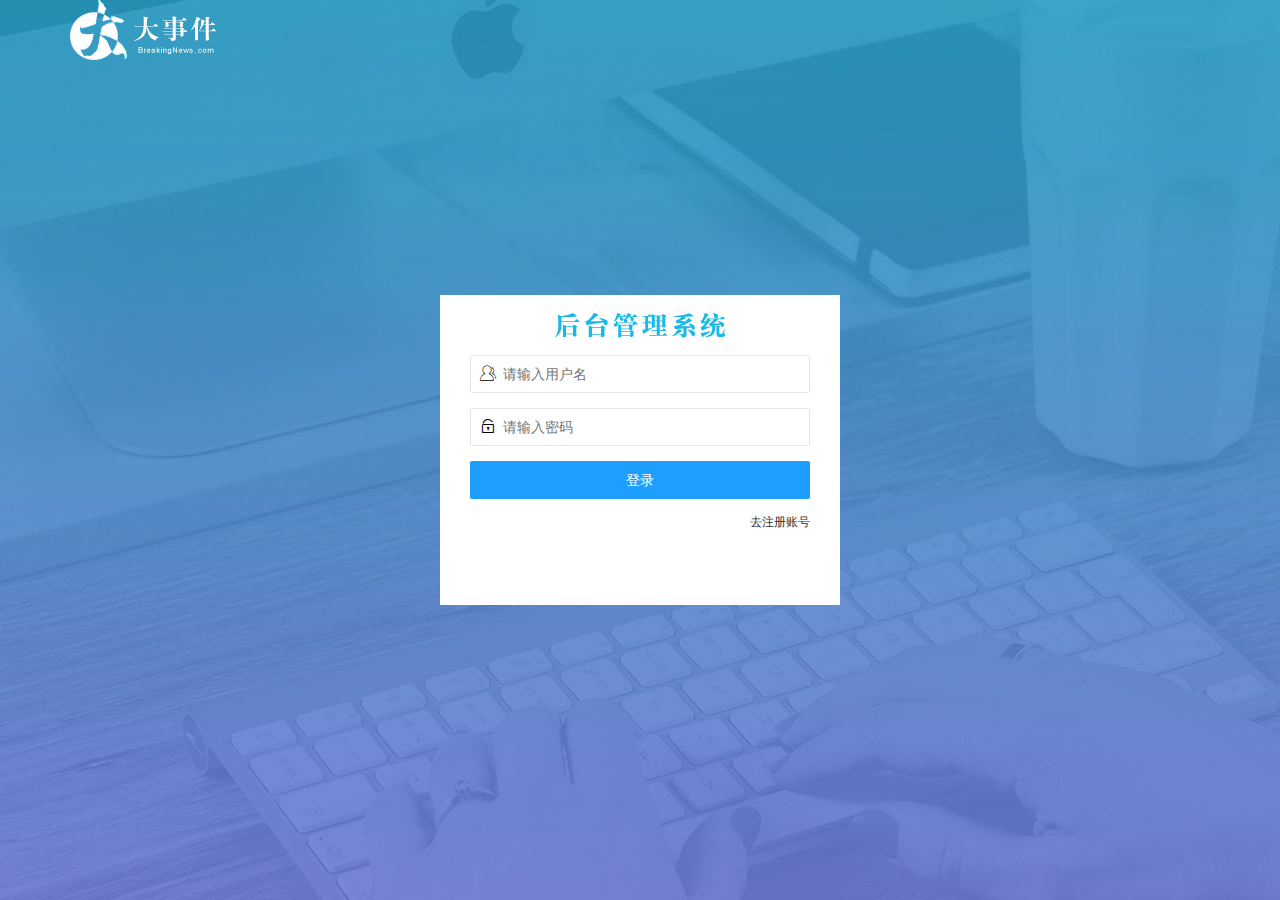
<file: login.html>
<!DOCTYPE html>
<html lang="en">

<head>
  <meta charset="UTF-8">
  <meta name="viewport" content="width=device-width, initial-scale=1.0">
  <title>大事件-登录/注册</title>
  <link rel="stylesheet" href="/assets/css/login.css">
  <link rel="stylesheet" href="/assets/lib/layui/css/layui.css">
</head>

<body>

  <div class="layui-main">
    <img src="/assets/images/logo.png" alt="">

  </div>

  <div class="loginAndRegBox">
    <div class="title-box"></div>

    <div class="login-box">
      <!-- 登录表单 -->
      <form class="layui-form" id="form_login">
        <div class="layui-form-item">
          <i class="layui-icon layui-icon-user"></i>   
          <input type="text" name="username" required lay-verify="required" placeholder="请输入用户名" autocomplete="off" class="layui-input" />
        </div>

        <div class="layui-form-item">
          <i class="layui-icon layui-icon-password"></i>   
          <input type="password" name="password" required lay-verify="required|pwd" placeholder="请输入密码" autocomplete="off" class="layui-input" />
        </div>

        <div class="layui-form-item">
          <button class="layui-btn layui-btn-fluid layui-btn-normal" lay-submit >登录</button>
        </div>

        <div class="layui-form-item links">
          <a href="javascript:;" id="link_reg">去注册账号</a>
        </div>

      </form> 
    </div>

    <div class="reg-box">
      <!-- 注册表单 -->
      <form class="layui-form" id="form_reg">
        <div class="layui-form-item">
          <i class="layui-icon layui-icon-user"></i>   
          <input type="text" name="username" required lay-verify="required" placeholder="请输入用户名" autocomplete="off" class="layui-input" />
        </div>

        <div class="layui-form-item">
          <i class="layui-icon layui-icon-password"></i>   
          <input type="password" name="password" required lay-verify="required|pwd" placeholder="请输入密码" autocomplete="off" class="layui-input" />
        </div>

        <div class="layui-form-item">
          <i class="layui-icon layui-icon-password"></i>   
          <input type="password" name="repassword" required lay-verify="required|pwd|repwd" placeholder="再次确认密码" autocomplete="off" class="layui-input" />
        </div>

        <div class="layui-form-item">
          <button class="layui-btn layui-btn-fluid layui-btn-normal" lay-submit >注册</button>
        </div>

        <div class="layui-form-item links">
          <a href="javascript:;" id="link_login">去登录</a>
        </div>


      </form>

      
    </div>
  </div>

  <script src="/assets/lib/layui/layui.all.js"></script>
  <script src="/assets/lib/jquery.js"></script>
  <script src="/assets/js/baseAPI.js"></script>
  <script src="/assets/js/login.js"></script>
  
</body>

</html>
</file>
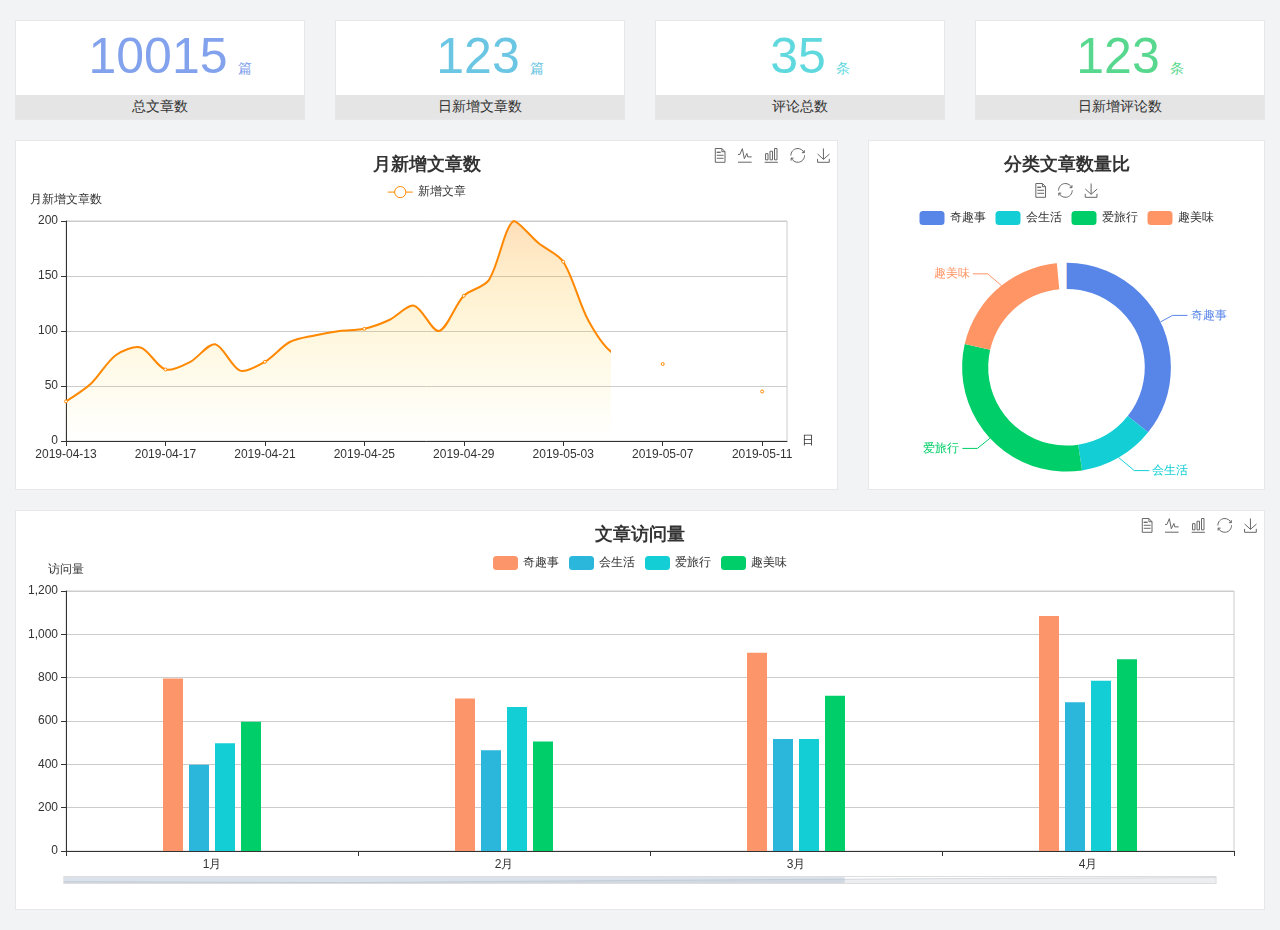
<file: home/dashboard.html>
<!DOCTYPE html>
<html lang="en">

<head>
  <meta charset="UTF-8">
  <meta name="viewport" content="width=device-width, initial-scale=1.0">
  <meta http-equiv="X-UA-Compatible" content="ie=edge">
  <title>图表统计</title>
  <link rel="stylesheet" href="../../assets/lib/bootstrap.css" />
  <link rel="stylesheet" href="../../assets/lib/main.css" />
  <script src="../../assets/lib/jquery.js"></script>
  <script type="text/javascript" src="../../assets/lib/echarts.min.js"></script>
</head>

<body>
  <div class="container-fluid">
    <div class="row spannel_list">
      <div class="col-sm-3 col-xs-6">
        <div class="spannel">
          <em>10015</em><span>篇</span>
          <b>总文章数</b>
        </div>
      </div>
      <div class="col-sm-3 col-xs-6">
        <div class="spannel scolor01">
          <em>123</em><span>篇</span>
          <b>日新增文章数</b>
        </div>
      </div>
      <div class="col-sm-3 col-xs-6">
        <div class="spannel scolor02">
          <em>35</em><span>条</span>
          <b>评论总数</b>
        </div>
      </div>
      <div class="col-sm-3 col-xs-6">
        <div class="spannel scolor03">
          <em>123</em><span>条</span>
          <b>日新增评论数</b>
        </div>
      </div>
    </div>
  </div>

  <div class="container-fluid">
    <div class="row curve-pie">
      <div class="col-lg-8 col-md-8">
        <div class="gragh_pannel" id="curve_show"></div>
      </div>
      <div class="col-lg-4 col-md-4">
        <div class="gragh_pannel" id="pie_show"></div>
      </div>
    </div>
  </div>

  <div class="container-fluid">
    <div class="column_pannel" id="column_show"></div>
  </div>

  <script>
    var oChart = echarts.init(document.getElementById('curve_show'));
    var aList_all = [
      { 'count': 36, 'date': '2019-04-13' },
      { 'count': 52, 'date': '2019-04-14' },
      { 'count': 78, 'date': '2019-04-15' },
      { 'count': 85, 'date': '2019-04-16' },
      { 'count': 65, 'date': '2019-04-17' },
      { 'count': 72, 'date': '2019-04-18' },
      { 'count': 88, 'date': '2019-04-19' },
      { 'count': 64, 'date': '2019-04-20' },
      { 'count': 72, 'date': '2019-04-21' },
      { 'count': 90, 'date': '2019-04-22' },
      { 'count': 96, 'date': '2019-04-23' },
      { 'count': 100, 'date': '2019-04-24' },
      { 'count': 102, 'date': '2019-04-25' },
      { 'count': 110, 'date': '2019-04-26' },
      { 'count': 123, 'date': '2019-04-27' },
      { 'count': 100, 'date': '2019-04-28' },
      { 'count': 132, 'date': '2019-04-29' },
      { 'count': 146, 'date': '2019-04-30' },
      { 'count': 200, 'date': '2019-05-01' },
      { 'count': 180, 'date': '2019-05-02' },
      { 'count': 163, 'date': '2019-05-03' },
      { 'count': 110, 'date': '2019-05-04' },
      { 'count': 80, 'date': '2019-05-05' },
      { 'count': 82, 'date': '2019-05-06' },
      { 'count': 70, 'date': '2019-05-07' },
      { 'count': 65, 'date': '2019-05-08' },
      { 'count': 54, 'date': '2019-05-09' },
      { 'count': 40, 'date': '2019-05-10' },
      { 'count': 45, 'date': '2019-05-11' },
      { 'count': 38, 'date': '2019-05-12' },
    ];

    let aCount = [];
    let aDate = [];

    for (var i = 0; i < aList_all.length; i++) {
      aCount.push(aList_all[i].count);
      aDate.push(aList_all[i].date);
    }

    var chartopt = {
      title: {
        text: '月新增文章数',
        left: 'center',
        top: '10'
      },
      tooltip: {
        trigger: 'axis'
      },
      legend: {
        data: ['新增文章'],
        top: '40'
      },
      toolbox: {
        show: true,
        feature: {
          mark: { show: true },
          dataView: { show: true, readOnly: false },
          magicType: { show: true, type: ['line', 'bar'] },
          restore: { show: true },
          saveAsImage: { show: true }
        }
      },
      calculable: true,
      xAxis: [
        {
          name: '日',
          type: 'category',
          boundaryGap: false,
          data: aDate
        }
      ],
      yAxis: [
        {
          name: '月新增文章数',
          type: 'value'
        }
      ],
      series: [
        {
          name: '新增文章',
          type: 'line',
          smooth: true,
          itemStyle: { normal: { areaStyle: { type: 'default' }, color: '#f80' }, lineStyle: { color: '#f80' } },
          data: aCount
        }],
      areaStyle: {
        normal: {
          color: new echarts.graphic.LinearGradient(0, 0, 0, 1, [{
            offset: 0,
            color: 'rgba(255,136,0,0.39)'
          }, {
            offset: .34,
            color: 'rgba(255,180,0,0.25)'
          }, {
            offset: 1,
            color: 'rgba(255,222,0,0.00)'
          }])

        }
      },
      grid: {
        show: true,
        x: 50,
        x2: 50,
        y: 80,
        height: 220
      }
    };

    oChart.setOption(chartopt);


    var oPie = echarts.init(document.getElementById('pie_show'));
    var oPieopt =
    {
      title: {
        top: 10,
        text: '分类文章数量比',
        x: 'center'
      },
      tooltip: {
        trigger: 'item',
        formatter: "{a} <br/>{b} : {c} ({d}%)"
      },
      color: ['#5885e8', '#13cfd5', '#00ce68', '#ff9565'],
      legend: {
        x: 'center',
        top: 65,
        data: ['奇趣事', '会生活', '爱旅行', '趣美味']
      },
      toolbox: {
        show: true,
        x: 'center',
        top: 35,
        feature: {
          mark: { show: true },
          dataView: { show: true, readOnly: false },
          magicType: {
            show: true,
            type: ['pie', 'funnel'],
            option: {
              funnel: {
                x: '25%',
                width: '50%',
                funnelAlign: 'left',
                max: 1548
              }
            }
          },
          restore: { show: true },
          saveAsImage: { show: true }
        }
      },
      calculable: true,
      series: [
        {
          name: '访问来源',
          type: 'pie',
          radius: ['45%', '60%'],
          center: ['50%', '65%'],
          data: [
            { value: 300, name: '奇趣事' },
            { value: 100, name: '会生活' },
            { value: 260, name: '爱旅行' },
            { value: 180, name: '趣美味' }
          ]
        }
      ]
    };
    oPie.setOption(oPieopt);



    var oColumn = this.echarts.init(document.getElementById('column_show'));
    var oColumnopt =
    {
      title: {
        text: '文章访问量',
        left: 'center',
        top: '10'
      },
      tooltip: {
        trigger: 'axis'
      },
      legend: {
        data: ['奇趣事', '会生活', '爱旅行', '趣美味'],
        top: '40'
      },
      toolbox: {
        show: true,
        feature: {
          mark: { show: true },
          dataView: { show: true, readOnly: false },
          magicType: { show: true, type: ['line', 'bar'] },
          restore: { show: true },
          saveAsImage: { show: true }
        }
      },
      calculable: true,
      xAxis: [
        {
          type: 'category',
          data: ['1月', '2月', '3月', '4月', '5月']
        }
      ],
      yAxis: [
        {
          name: '访问量',
          type: 'value'
        }
      ],
      series: [
        {
          name: '奇趣事',
          type: 'bar',
          barWidth: 20,
          itemStyle: {
            normal: { areaStyle: { type: 'default' }, color: '#fd956a' }
          },
          data: [800, 708, 920, 1090, 1200]
        },
        {
          name: '会生活',
          type: 'bar',
          barWidth: 20,
          itemStyle: {
            normal: { areaStyle: { type: 'default' }, color: '#2bb6db' }
          },
          data: [400, 468, 520, 690, 800]
        },
        {
          name: '爱旅行',
          type: 'bar',
          barWidth: 20,
          itemStyle: {
            normal: { areaStyle: { type: 'default' }, color: '#13cfd5' }
          },
          data: [500, 668, 520, 790, 900]
        },
        {
          name: '趣美味',
          type: 'bar',
          barWidth: 20,
          itemStyle: {
            normal: { areaStyle: { type: 'default' }, color: '#00ce68' }
          },
          data: [600, 508, 720, 890, 1000]
        }
      ],
      grid: {
        show: true,
        x: 50,
        x2: 30,
        y: 80,
        height: 260
      },
      dataZoom: [//给x轴设置滚动条
        {
          start: 0,//默认为0
          end: 100 - 1000 / 31,//默认为100
          type: 'slider',
          show: true,
          xAxisIndex: [0],
          handleSize: 0,//滑动条的 左右2个滑动条的大小
          height: 8,//组件高度
          left: 45, //左边的距离
          right: 50,//右边的距离
          bottom: 26,//右边的距离
          handleColor: '#ddd',//h滑动图标的颜色
          handleStyle: {
            borderColor: "#cacaca",
            borderWidth: "1",
            shadowBlur: 2,
            background: "#ddd",
            shadowColor: "#ddd",
          }
        }]
    };
    oColumn.setOption(oColumnopt);
  </script>
</body>

</html>
</file>
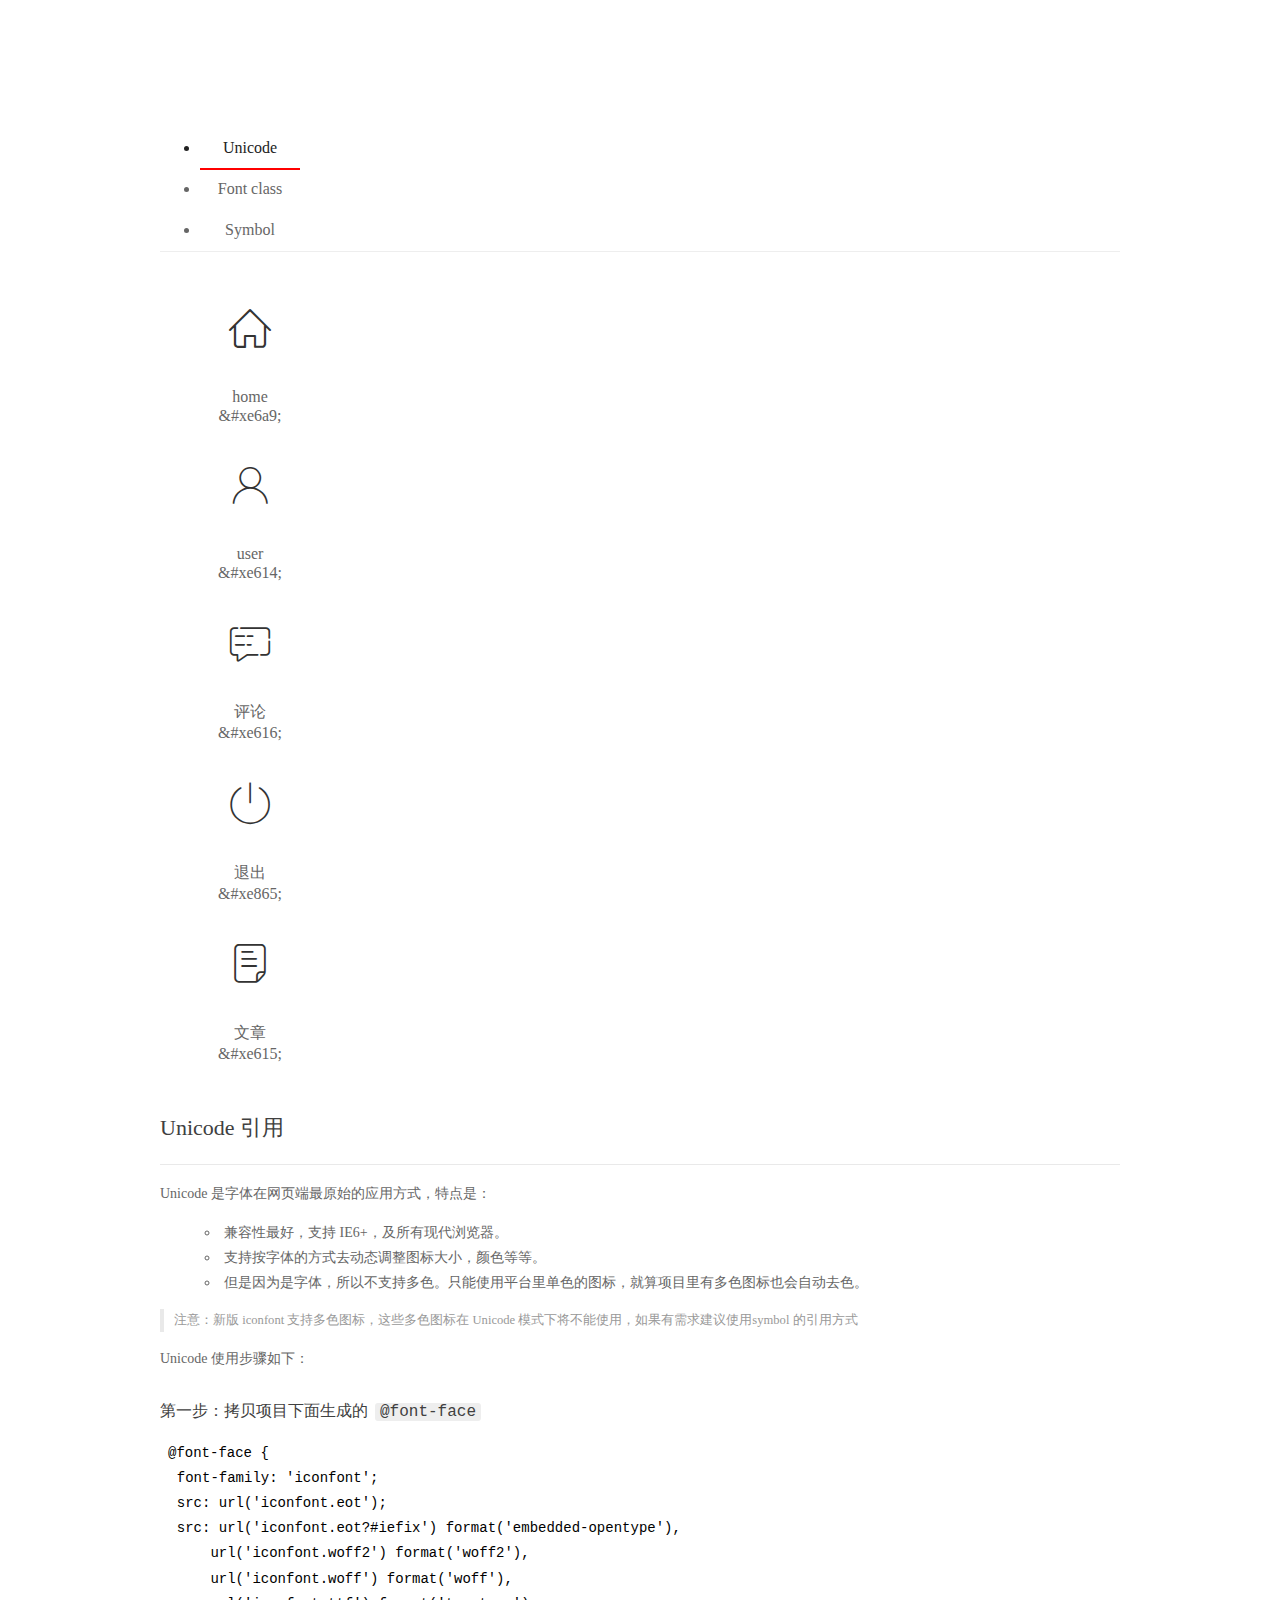
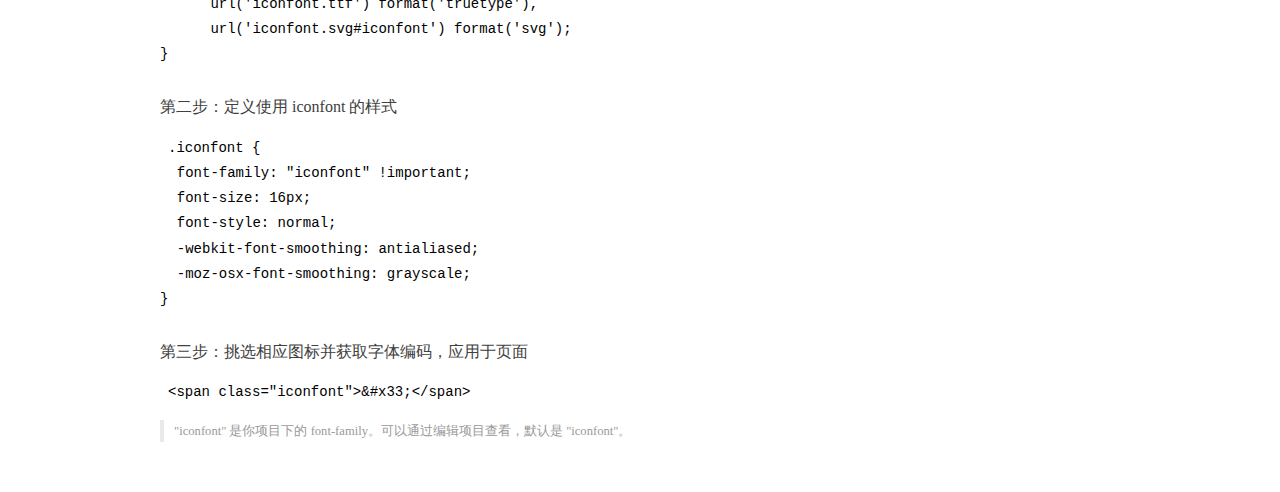
<file: assets/fonts/demo_index.html>
<!DOCTYPE html>
<html>
<head>
  <meta charset="utf-8"/>
  <title>IconFont Demo</title>
  <link rel="shortcut icon" href="https://gtms04.alicdn.com/tps/i4/TB1_oz6GVXXXXaFXpXXJDFnIXXX-64-64.ico" type="image/x-icon"/>
  <link rel="stylesheet" href="https://g.alicdn.com/thx/cube/1.3.2/cube.min.css">
  <link rel="stylesheet" href="demo.css">
  <link rel="stylesheet" href="iconfont.css">
  <script src="iconfont.js"></script>
  <!-- jQuery -->
  <script src="https://a1.alicdn.com/oss/uploads/2018/12/26/7bfddb60-08e8-11e9-9b04-53e73bb6408b.js"></script>
  <!-- 代码高亮 -->
  <script src="https://a1.alicdn.com/oss/uploads/2018/12/26/a3f714d0-08e6-11e9-8a15-ebf944d7534c.js"></script>
</head>
<body>
  <div class="main">
    <h1 class="logo"><a href="https://www.iconfont.cn/" title="iconfont 首页" target="_blank">&#xe86b;</a></h1>
    <div class="nav-tabs">
      <ul id="tabs" class="dib-box">
        <li class="dib active"><span>Unicode</span></li>
        <li class="dib"><span>Font class</span></li>
        <li class="dib"><span>Symbol</span></li>
      </ul>
      
    </div>
    <div class="tab-container">
      <div class="content unicode" style="display: block;">
          <ul class="icon_lists dib-box">
          
            <li class="dib">
              <span class="icon iconfont">&#xe6a9;</span>
                <div class="name">home</div>
                <div class="code-name">&amp;#xe6a9;</div>
              </li>
          
            <li class="dib">
              <span class="icon iconfont">&#xe614;</span>
                <div class="name">user</div>
                <div class="code-name">&amp;#xe614;</div>
              </li>
          
            <li class="dib">
              <span class="icon iconfont">&#xe616;</span>
                <div class="name">评论</div>
                <div class="code-name">&amp;#xe616;</div>
              </li>
          
            <li class="dib">
              <span class="icon iconfont">&#xe865;</span>
                <div class="name">退出</div>
                <div class="code-name">&amp;#xe865;</div>
              </li>
          
            <li class="dib">
              <span class="icon iconfont">&#xe615;</span>
                <div class="name">文章</div>
                <div class="code-name">&amp;#xe615;</div>
              </li>
          
          </ul>
          <div class="article markdown">
          <h2 id="unicode-">Unicode 引用</h2>
          <hr>

          <p>Unicode 是字体在网页端最原始的应用方式，特点是：</p>
          <ul>
            <li>兼容性最好，支持 IE6+，及所有现代浏览器。</li>
            <li>支持按字体的方式去动态调整图标大小，颜色等等。</li>
            <li>但是因为是字体，所以不支持多色。只能使用平台里单色的图标，就算项目里有多色图标也会自动去色。</li>
          </ul>
          <blockquote>
            <p>注意：新版 iconfont 支持多色图标，这些多色图标在 Unicode 模式下将不能使用，如果有需求建议使用symbol 的引用方式</p>
          </blockquote>
          <p>Unicode 使用步骤如下：</p>
          <h3 id="-font-face">第一步：拷贝项目下面生成的 <code>@font-face</code></h3>
<pre><code class="language-css"
>@font-face {
  font-family: 'iconfont';
  src: url('iconfont.eot');
  src: url('iconfont.eot?#iefix') format('embedded-opentype'),
      url('iconfont.woff2') format('woff2'),
      url('iconfont.woff') format('woff'),
      url('iconfont.ttf') format('truetype'),
      url('iconfont.svg#iconfont') format('svg');
}
</code></pre>
          <h3 id="-iconfont-">第二步：定义使用 iconfont 的样式</h3>
<pre><code class="language-css"
>.iconfont {
  font-family: "iconfont" !important;
  font-size: 16px;
  font-style: normal;
  -webkit-font-smoothing: antialiased;
  -moz-osx-font-smoothing: grayscale;
}
</code></pre>
          <h3 id="-">第三步：挑选相应图标并获取字体编码，应用于页面</h3>
<pre>
<code class="language-html"
>&lt;span class="iconfont"&gt;&amp;#x33;&lt;/span&gt;
</code></pre>
          <blockquote>
            <p>"iconfont" 是你项目下的 font-family。可以通过编辑项目查看，默认是 "iconfont"。</p>
          </blockquote>
          </div>
      </div>
      <div class="content font-class">
        <ul class="icon_lists dib-box">
          
          <li class="dib">
            <span class="icon iconfont icon-home"></span>
            <div class="name">
              home
            </div>
            <div class="code-name">.icon-home
            </div>
          </li>
          
          <li class="dib">
            <span class="icon iconfont icon-user"></span>
            <div class="name">
              user
            </div>
            <div class="code-name">.icon-user
            </div>
          </li>
          
          <li class="dib">
            <span class="icon iconfont icon-pinglun"></span>
            <div class="name">
              评论
            </div>
            <div class="code-name">.icon-pinglun
            </div>
          </li>
          
          <li class="dib">
            <span class="icon iconfont icon-tuichu"></span>
            <div class="name">
              退出
            </div>
            <div class="code-name">.icon-tuichu
            </div>
          </li>
          
          <li class="dib">
            <span class="icon iconfont icon-16"></span>
            <div class="name">
              文章
            </div>
            <div class="code-name">.icon-16
            </div>
          </li>
          
        </ul>
        <div class="article markdown">
        <h2 id="font-class-">font-class 引用</h2>
        <hr>

        <p>font-class 是 Unicode 使用方式的一种变种，主要是解决 Unicode 书写不直观，语意不明确的问题。</p>
        <p>与 Unicode 使用方式相比，具有如下特点：</p>
        <ul>
          <li>兼容性良好，支持 IE8+，及所有现代浏览器。</li>
          <li>相比于 Unicode 语意明确，书写更直观。可以很容易分辨这个 icon 是什么。</li>
          <li>因为使用 class 来定义图标，所以当要替换图标时，只需要修改 class 里面的 Unicode 引用。</li>
          <li>不过因为本质上还是使用的字体，所以多色图标还是不支持的。</li>
        </ul>
        <p>使用步骤如下：</p>
        <h3 id="-fontclass-">第一步：引入项目下面生成的 fontclass 代码：</h3>
<pre><code class="language-html">&lt;link rel="stylesheet" href="./iconfont.css"&gt;
</code></pre>
        <h3 id="-">第二步：挑选相应图标并获取类名，应用于页面：</h3>
<pre><code class="language-html">&lt;span class="iconfont icon-xxx"&gt;&lt;/span&gt;
</code></pre>
        <blockquote>
          <p>"
            iconfont" 是你项目下的 font-family。可以通过编辑项目查看，默认是 "iconfont"。</p>
        </blockquote>
      </div>
      </div>
      <div class="content symbol">
          <ul class="icon_lists dib-box">
          
            <li class="dib">
                <svg class="icon svg-icon" aria-hidden="true">
                  <use xlink:href="#icon-home"></use>
                </svg>
                <div class="name">home</div>
                <div class="code-name">#icon-home</div>
            </li>
          
            <li class="dib">
                <svg class="icon svg-icon" aria-hidden="true">
                  <use xlink:href="#icon-user"></use>
                </svg>
                <div class="name">user</div>
                <div class="code-name">#icon-user</div>
            </li>
          
            <li class="dib">
                <svg class="icon svg-icon" aria-hidden="true">
                  <use xlink:href="#icon-pinglun"></use>
                </svg>
                <div class="name">评论</div>
                <div class="code-name">#icon-pinglun</div>
            </li>
          
            <li class="dib">
                <svg class="icon svg-icon" aria-hidden="true">
                  <use xlink:href="#icon-tuichu"></use>
                </svg>
                <div class="name">退出</div>
                <div class="code-name">#icon-tuichu</div>
            </li>
          
            <li class="dib">
                <svg class="icon svg-icon" aria-hidden="true">
                  <use xlink:href="#icon-16"></use>
                </svg>
                <div class="name">文章</div>
                <div class="code-name">#icon-16</div>
            </li>
          
          </ul>
          <div class="article markdown">
          <h2 id="symbol-">Symbol 引用</h2>
          <hr>

          <p>这是一种全新的使用方式，应该说这才是未来的主流，也是平台目前推荐的用法。相关介绍可以参考这篇<a href="">文章</a>
            这种用法其实是做了一个 SVG 的集合，与另外两种相比具有如下特点：</p>
          <ul>
            <li>支持多色图标了，不再受单色限制。</li>
            <li>通过一些技巧，支持像字体那样，通过 <code>font-size</code>, <code>color</code> 来调整样式。</li>
            <li>兼容性较差，支持 IE9+，及现代浏览器。</li>
            <li>浏览器渲染 SVG 的性能一般，还不如 png。</li>
          </ul>
          <p>使用步骤如下：</p>
          <h3 id="-symbol-">第一步：引入项目下面生成的 symbol 代码：</h3>
<pre><code class="language-html">&lt;script src="./iconfont.js"&gt;&lt;/script&gt;
</code></pre>
          <h3 id="-css-">第二步：加入通用 CSS 代码（引入一次就行）：</h3>
<pre><code class="language-html">&lt;style&gt;
.icon {
  width: 1em;
  height: 1em;
  vertical-align: -0.15em;
  fill: currentColor;
  overflow: hidden;
}
&lt;/style&gt;
</code></pre>
          <h3 id="-">第三步：挑选相应图标并获取类名，应用于页面：</h3>
<pre><code class="language-html">&lt;svg class="icon" aria-hidden="true"&gt;
  &lt;use xlink:href="#icon-xxx"&gt;&lt;/use&gt;
&lt;/svg&gt;
</code></pre>
          </div>
      </div>

    </div>
  </div>
  <script>
  $(document).ready(function () {
      $('.tab-container .content:first').show()

      $('#tabs li').click(function (e) {
        var tabContent = $('.tab-container .content')
        var index = $(this).index()

        if ($(this).hasClass('active')) {
          return
        } else {
          $('#tabs li').removeClass('active')
          $(this).addClass('active')

          tabContent.hide().eq(index).fadeIn()
        }
      })
    })
  </script>
</body>
</html>
</file>
<file: assets/css/login.css>
html,
body {
  margin: 0;
  padding: 0;
  height: 100%;
  width: 100%;
  background: url(/assets/images/login_bg.jpg) no-repeat center;
  background-size: cover;
}
.loginAndRegBox {
  width: 400px;
  height: 310px;
  background-color: #fff;
  position: absolute;
  top: 50%;
  left: 50%;
  transform: translate(-50%, -50%);
}
.title-box {
  height: 60px;
  background: url('/assets/images/login_title.png') no-repeat center;
}
.reg-box {
  display: none;
}
.layui-form {
  padding: 0 30px;
}
.links {
  display: flex;
  justify-content: flex-end;
}
.links a {
  font-size: 12px;
}
.layui-form-item {
  position: relative;
}
.layui-icon {
  position: absolute;
  left: 10px;
  top: 10px;
}
.layui-form-item .layui-input {
  padding-left: 32px;
}
</file>
<file: assets/lib/layui/css/layui.css>
/** layui-v2.5.5 MIT License By https://www.layui.com */
 .layui-inline,img{display:inline-block;vertical-align:middle}h1,h2,h3,h4,h5,h6{font-weight:400}.layui-edge,.layui-header,.layui-inline,.layui-main{position:relative}.layui-body,.layui-edge,.layui-elip{overflow:hidden}.layui-btn,.layui-edge,.layui-inline,img{vertical-align:middle}.layui-btn,.layui-disabled,.layui-icon,.layui-unselect{-moz-user-select:none;-webkit-user-select:none;-ms-user-select:none}.layui-elip,.layui-form-checkbox span,.layui-form-pane .layui-form-label{text-overflow:ellipsis;white-space:nowrap}.layui-breadcrumb,.layui-tree-btnGroup{visibility:hidden}blockquote,body,button,dd,div,dl,dt,form,h1,h2,h3,h4,h5,h6,input,li,ol,p,pre,td,textarea,th,ul{margin:0;padding:0;-webkit-tap-highlight-color:rgba(0,0,0,0)}a:active,a:hover{outline:0}img{border:none}li{list-style:none}table{border-collapse:collapse;border-spacing:0}h4,h5,h6{font-size:100%}button,input,optgroup,option,select,textarea{font-family:inherit;font-size:inherit;font-style:inherit;font-weight:inherit;outline:0}pre{white-space:pre-wrap;white-space:-moz-pre-wrap;white-space:-pre-wrap;white-space:-o-pre-wrap;word-wrap:break-word}body{line-height:24px;font:14px Helvetica Neue,Helvetica,PingFang SC,Tahoma,Arial,sans-serif}hr{height:1px;margin:10px 0;border:0;clear:both}a{color:#333;text-decoration:none}a:hover{color:#777}a cite{font-style:normal;*cursor:pointer}.layui-border-box,.layui-border-box *{box-sizing:border-box}.layui-box,.layui-box *{box-sizing:content-box}.layui-clear{clear:both;*zoom:1}.layui-clear:after{content:'\20';clear:both;*zoom:1;display:block;height:0}.layui-inline{*display:inline;*zoom:1}.layui-edge{display:inline-block;width:0;height:0;border-width:6px;border-style:dashed;border-color:transparent}.layui-edge-top{top:-4px;border-bottom-color:#999;border-bottom-style:solid}.layui-edge-right{border-left-color:#999;border-left-style:solid}.layui-edge-bottom{top:2px;border-top-color:#999;border-top-style:solid}.layui-edge-left{border-right-color:#999;border-right-style:solid}.layui-disabled,.layui-disabled:hover{color:#d2d2d2!important;cursor:not-allowed!important}.layui-circle{border-radius:100%}.layui-show{display:block!important}.layui-hide{display:none!important}@font-face{font-family:layui-icon;src:url(../font/iconfont.eot?v=250);src:url(../font/iconfont.eot?v=250#iefix) format('embedded-opentype'),url(../font/iconfont.woff2?v=250) format('woff2'),url(../font/iconfont.woff?v=250) format('woff'),url(../font/iconfont.ttf?v=250) format('truetype'),url(../font/iconfont.svg?v=250#layui-icon) format('svg')}.layui-icon{font-family:layui-icon!important;font-size:16px;font-style:normal;-webkit-font-smoothing:antialiased;-moz-osx-font-smoothing:grayscale}.layui-icon-reply-fill:before{content:"\e611"}.layui-icon-set-fill:before{content:"\e614"}.layui-icon-menu-fill:before{content:"\e60f"}.layui-icon-search:before{content:"\e615"}.layui-icon-share:before{content:"\e641"}.layui-icon-set-sm:before{content:"\e620"}.layui-icon-engine:before{content:"\e628"}.layui-icon-close:before{content:"\1006"}.layui-icon-close-fill:before{content:"\1007"}.layui-icon-chart-screen:before{content:"\e629"}.layui-icon-star:before{content:"\e600"}.layui-icon-circle-dot:before{content:"\e617"}.layui-icon-chat:before{content:"\e606"}.layui-icon-release:before{content:"\e609"}.layui-icon-list:before{content:"\e60a"}.layui-icon-chart:before{content:"\e62c"}.layui-icon-ok-circle:before{content:"\1005"}.layui-icon-layim-theme:before{content:"\e61b"}.layui-icon-table:before{content:"\e62d"}.layui-icon-right:before{content:"\e602"}.layui-icon-left:before{content:"\e603"}.layui-icon-cart-simple:before{content:"\e698"}.layui-icon-face-cry:before{content:"\e69c"}.layui-icon-face-smile:before{content:"\e6af"}.layui-icon-survey:before{content:"\e6b2"}.layui-icon-tree:before{content:"\e62e"}.layui-icon-upload-circle:before{content:"\e62f"}.layui-icon-add-circle:before{content:"\e61f"}.layui-icon-download-circle:before{content:"\e601"}.layui-icon-templeate-1:before{content:"\e630"}.layui-icon-util:before{content:"\e631"}.layui-icon-face-surprised:before{content:"\e664"}.layui-icon-edit:before{content:"\e642"}.layui-icon-speaker:before{content:"\e645"}.layui-icon-down:before{content:"\e61a"}.layui-icon-file:before{content:"\e621"}.layui-icon-layouts:before{content:"\e632"}.layui-icon-rate-half:before{content:"\e6c9"}.layui-icon-add-circle-fine:before{content:"\e608"}.layui-icon-prev-circle:before{content:"\e633"}.layui-icon-read:before{content:"\e705"}.layui-icon-404:before{content:"\e61c"}.layui-icon-carousel:before{content:"\e634"}.layui-icon-help:before{content:"\e607"}.layui-icon-code-circle:before{content:"\e635"}.layui-icon-water:before{content:"\e636"}.layui-icon-username:before{content:"\e66f"}.layui-icon-find-fill:before{content:"\e670"}.layui-icon-about:before{content:"\e60b"}.layui-icon-location:before{content:"\e715"}.layui-icon-up:before{content:"\e619"}.layui-icon-pause:before{content:"\e651"}.layui-icon-date:before{content:"\e637"}.layui-icon-layim-uploadfile:before{content:"\e61d"}.layui-icon-delete:before{content:"\e640"}.layui-icon-play:before{content:"\e652"}.layui-icon-top:before{content:"\e604"}.layui-icon-friends:before{content:"\e612"}.layui-icon-refresh-3:before{content:"\e9aa"}.layui-icon-ok:before{content:"\e605"}.layui-icon-layer:before{content:"\e638"}.layui-icon-face-smile-fine:before{content:"\e60c"}.layui-icon-dollar:before{content:"\e659"}.layui-icon-group:before{content:"\e613"}.layui-icon-layim-download:before{content:"\e61e"}.layui-icon-picture-fine:before{content:"\e60d"}.layui-icon-link:before{content:"\e64c"}.layui-icon-diamond:before{content:"\e735"}.layui-icon-log:before{content:"\e60e"}.layui-icon-rate-solid:before{content:"\e67a"}.layui-icon-fonts-del:before{content:"\e64f"}.layui-icon-unlink:before{content:"\e64d"}.layui-icon-fonts-clear:before{content:"\e639"}.layui-icon-triangle-r:before{content:"\e623"}.layui-icon-circle:before{content:"\e63f"}.layui-icon-radio:before{content:"\e643"}.layui-icon-align-center:before{content:"\e647"}.layui-icon-align-right:before{content:"\e648"}.layui-icon-align-left:before{content:"\e649"}.layui-icon-loading-1:before{content:"\e63e"}.layui-icon-return:before{content:"\e65c"}.layui-icon-fonts-strong:before{content:"\e62b"}.layui-icon-upload:before{content:"\e67c"}.layui-icon-dialogue:before{content:"\e63a"}.layui-icon-video:before{content:"\e6ed"}.layui-icon-headset:before{content:"\e6fc"}.layui-icon-cellphone-fine:before{content:"\e63b"}.layui-icon-add-1:before{content:"\e654"}.layui-icon-face-smile-b:before{content:"\e650"}.layui-icon-fonts-html:before{content:"\e64b"}.layui-icon-form:before{content:"\e63c"}.layui-icon-cart:before{content:"\e657"}.layui-icon-camera-fill:before{content:"\e65d"}.layui-icon-tabs:before{content:"\e62a"}.layui-icon-fonts-code:before{content:"\e64e"}.layui-icon-fire:before{content:"\e756"}.layui-icon-set:before{content:"\e716"}.layui-icon-fonts-u:before{content:"\e646"}.layui-icon-triangle-d:before{content:"\e625"}.layui-icon-tips:before{content:"\e702"}.layui-icon-picture:before{content:"\e64a"}.layui-icon-more-vertical:before{content:"\e671"}.layui-icon-flag:before{content:"\e66c"}.layui-icon-loading:before{content:"\e63d"}.layui-icon-fonts-i:before{content:"\e644"}.layui-icon-refresh-1:before{content:"\e666"}.layui-icon-rmb:before{content:"\e65e"}.layui-icon-home:before{content:"\e68e"}.layui-icon-user:before{content:"\e770"}.layui-icon-notice:before{content:"\e667"}.layui-icon-login-weibo:before{content:"\e675"}.layui-icon-voice:before{content:"\e688"}.layui-icon-upload-drag:before{content:"\e681"}.layui-icon-login-qq:before{content:"\e676"}.layui-icon-snowflake:before{content:"\e6b1"}.layui-icon-file-b:before{content:"\e655"}.layui-icon-template:before{content:"\e663"}.layui-icon-auz:before{content:"\e672"}.layui-icon-console:before{content:"\e665"}.layui-icon-app:before{content:"\e653"}.layui-icon-prev:before{content:"\e65a"}.layui-icon-website:before{content:"\e7ae"}.layui-icon-next:before{content:"\e65b"}.layui-icon-component:before{content:"\e857"}.layui-icon-more:before{content:"\e65f"}.layui-icon-login-wechat:before{content:"\e677"}.layui-icon-shrink-right:before{content:"\e668"}.layui-icon-spread-left:before{content:"\e66b"}.layui-icon-camera:before{content:"\e660"}.layui-icon-note:before{content:"\e66e"}.layui-icon-refresh:before{content:"\e669"}.layui-icon-female:before{content:"\e661"}.layui-icon-male:before{content:"\e662"}.layui-icon-password:before{content:"\e673"}.layui-icon-senior:before{content:"\e674"}.layui-icon-theme:before{content:"\e66a"}.layui-icon-tread:before{content:"\e6c5"}.layui-icon-praise:before{content:"\e6c6"}.layui-icon-star-fill:before{content:"\e658"}.layui-icon-rate:before{content:"\e67b"}.layui-icon-template-1:before{content:"\e656"}.layui-icon-vercode:before{content:"\e679"}.layui-icon-cellphone:before{content:"\e678"}.layui-icon-screen-full:before{content:"\e622"}.layui-icon-screen-restore:before{content:"\e758"}.layui-icon-cols:before{content:"\e610"}.layui-icon-export:before{content:"\e67d"}.layui-icon-print:before{content:"\e66d"}.layui-icon-slider:before{content:"\e714"}.layui-icon-addition:before{content:"\e624"}.layui-icon-subtraction:before{content:"\e67e"}.layui-icon-service:before{content:"\e626"}.layui-icon-transfer:before{content:"\e691"}.layui-main{width:1140px;margin:0 auto}.layui-header{z-index:1000;height:60px}.layui-header a:hover{transition:all .5s;-webkit-transition:all .5s}.layui-side{position:fixed;left:0;top:0;bottom:0;z-index:999;width:200px;overflow-x:hidden}.layui-side-scroll{position:relative;width:220px;height:100%;overflow-x:hidden}.layui-body{position:absolute;left:200px;right:0;top:0;bottom:0;z-index:998;width:auto;overflow-y:auto;box-sizing:border-box}.layui-layout-body{overflow:hidden}.layui-layout-admin .layui-header{background-color:#23262E}.layui-layout-admin .layui-side{top:60px;width:200px;overflow-x:hidden}.layui-layout-admin .layui-body{position:fixed;top:60px;bottom:44px}.layui-layout-admin .layui-main{width:auto;margin:0 15px}.layui-layout-admin .layui-footer{position:fixed;left:200px;right:0;bottom:0;height:44px;line-height:44px;padding:0 15px;background-color:#eee}.layui-layout-admin .layui-logo{position:absolute;left:0;top:0;width:200px;height:100%;line-height:60px;text-align:center;color:#009688;font-size:16px}.layui-layout-admin .layui-header .layui-nav{background:0 0}.layui-layout-left{position:absolute!important;left:200px;top:0}.layui-layout-right{position:absolute!important;right:0;top:0}.layui-container{position:relative;margin:0 auto;padding:0 15px;box-sizing:border-box}.layui-fluid{position:relative;margin:0 auto;padding:0 15px}.layui-row:after,.layui-row:before{content:'';display:block;clear:both}.layui-col-lg1,.layui-col-lg10,.layui-col-lg11,.layui-col-lg12,.layui-col-lg2,.layui-col-lg3,.layui-col-lg4,.layui-col-lg5,.layui-col-lg6,.layui-col-lg7,.layui-col-lg8,.layui-col-lg9,.layui-col-md1,.layui-col-md10,.layui-col-md11,.layui-col-md12,.layui-col-md2,.layui-col-md3,.layui-col-md4,.layui-col-md5,.layui-col-md6,.layui-col-md7,.layui-col-md8,.layui-col-md9,.layui-col-sm1,.layui-col-sm10,.layui-col-sm11,.layui-col-sm12,.layui-col-sm2,.layui-col-sm3,.layui-col-sm4,.layui-col-sm5,.layui-col-sm6,.layui-col-sm7,.layui-col-sm8,.layui-col-sm9,.layui-col-xs1,.layui-col-xs10,.layui-col-xs11,.layui-col-xs12,.layui-col-xs2,.layui-col-xs3,.layui-col-xs4,.layui-col-xs5,.layui-col-xs6,.layui-col-xs7,.layui-col-xs8,.layui-col-xs9{position:relative;display:block;box-sizing:border-box}.layui-col-xs1,.layui-col-xs10,.layui-col-xs11,.layui-col-xs12,.layui-col-xs2,.layui-col-xs3,.layui-col-xs4,.layui-col-xs5,.layui-col-xs6,.layui-col-xs7,.layui-col-xs8,.layui-col-xs9{float:left}.layui-col-xs1{width:8.33333333%}.layui-col-xs2{width:16.66666667%}.layui-col-xs3{width:25%}.layui-col-xs4{width:33.33333333%}.layui-col-xs5{width:41.66666667%}.layui-col-xs6{width:50%}.layui-col-xs7{width:58.33333333%}.layui-col-xs8{width:66.66666667%}.layui-col-xs9{width:75%}.layui-col-xs10{width:83.33333333%}.layui-col-xs11{width:91.66666667%}.layui-col-xs12{width:100%}.layui-col-xs-offset1{margin-left:8.33333333%}.layui-col-xs-offset2{margin-left:16.66666667%}.layui-col-xs-offset3{margin-left:25%}.layui-col-xs-offset4{margin-left:33.33333333%}.layui-col-xs-offset5{margin-left:41.66666667%}.layui-col-xs-offset6{margin-left:50%}.layui-col-xs-offset7{margin-left:58.33333333%}.layui-col-xs-offset8{margin-left:66.66666667%}.layui-col-xs-offset9{margin-left:75%}.layui-col-xs-offset10{margin-left:83.33333333%}.layui-col-xs-offset11{margin-left:91.66666667%}.layui-col-xs-offset12{margin-left:100%}@media screen and (max-width:768px){.layui-hide-xs{display:none!important}.layui-show-xs-block{display:block!important}.layui-show-xs-inline{display:inline!important}.layui-show-xs-inline-block{display:inline-block!important}}@media screen and (min-width:768px){.layui-container{width:750px}.layui-hide-sm{display:none!important}.layui-show-sm-block{display:block!important}.layui-show-sm-inline{display:inline!important}.layui-show-sm-inline-block{display:inline-block!important}.layui-col-sm1,.layui-col-sm10,.layui-col-sm11,.layui-col-sm12,.layui-col-sm2,.layui-col-sm3,.layui-col-sm4,.layui-col-sm5,.layui-col-sm6,.layui-col-sm7,.layui-col-sm8,.layui-col-sm9{float:left}.layui-col-sm1{width:8.33333333%}.layui-col-sm2{width:16.66666667%}.layui-col-sm3{width:25%}.layui-col-sm4{width:33.33333333%}.layui-col-sm5{width:41.66666667%}.layui-col-sm6{width:50%}.layui-col-sm7{width:58.33333333%}.layui-col-sm8{width:66.66666667%}.layui-col-sm9{width:75%}.layui-col-sm10{width:83.33333333%}.layui-col-sm11{width:91.66666667%}.layui-col-sm12{width:100%}.layui-col-sm-offset1{margin-left:8.33333333%}.layui-col-sm-offset2{margin-left:16.66666667%}.layui-col-sm-offset3{margin-left:25%}.layui-col-sm-offset4{margin-left:33.33333333%}.layui-col-sm-offset5{margin-left:41.66666667%}.layui-col-sm-offset6{margin-left:50%}.layui-col-sm-offset7{margin-left:58.33333333%}.layui-col-sm-offset8{margin-left:66.66666667%}.layui-col-sm-offset9{margin-left:75%}.layui-col-sm-offset10{margin-left:83.33333333%}.layui-col-sm-offset11{margin-left:91.66666667%}.layui-col-sm-offset12{margin-left:100%}}@media screen and (min-width:992px){.layui-container{width:970px}.layui-hide-md{display:none!important}.layui-show-md-block{display:block!important}.layui-show-md-inline{display:inline!important}.layui-show-md-inline-block{display:inline-block!important}.layui-col-md1,.layui-col-md10,.layui-col-md11,.layui-col-md12,.layui-col-md2,.layui-col-md3,.layui-col-md4,.layui-col-md5,.layui-col-md6,.layui-col-md7,.layui-col-md8,.layui-col-md9{float:left}.layui-col-md1{width:8.33333333%}.layui-col-md2{width:16.66666667%}.layui-col-md3{width:25%}.layui-col-md4{width:33.33333333%}.layui-col-md5{width:41.66666667%}.layui-col-md6{width:50%}.layui-col-md7{width:58.33333333%}.layui-col-md8{width:66.66666667%}.layui-col-md9{width:75%}.layui-col-md10{width:83.33333333%}.layui-col-md11{width:91.66666667%}.layui-col-md12{width:100%}.layui-col-md-offset1{margin-left:8.33333333%}.layui-col-md-offset2{margin-left:16.66666667%}.layui-col-md-offset3{margin-left:25%}.layui-col-md-offset4{margin-left:33.33333333%}.layui-col-md-offset5{margin-left:41.66666667%}.layui-col-md-offset6{margin-left:50%}.layui-col-md-offset7{margin-left:58.33333333%}.layui-col-md-offset8{margin-left:66.66666667%}.layui-col-md-offset9{margin-left:75%}.layui-col-md-offset10{margin-left:83.33333333%}.layui-col-md-offset11{margin-left:91.66666667%}.layui-col-md-offset12{margin-left:100%}}@media screen and (min-width:1200px){.layui-container{width:1170px}.layui-hide-lg{display:none!important}.layui-show-lg-block{display:block!important}.layui-show-lg-inline{display:inline!important}.layui-show-lg-inline-block{display:inline-block!important}.layui-col-lg1,.layui-col-lg10,.layui-col-lg11,.layui-col-lg12,.layui-col-lg2,.layui-col-lg3,.layui-col-lg4,.layui-col-lg5,.layui-col-lg6,.layui-col-lg7,.layui-col-lg8,.layui-col-lg9{float:left}.layui-col-lg1{width:8.33333333%}.layui-col-lg2{width:16.66666667%}.layui-col-lg3{width:25%}.layui-col-lg4{width:33.33333333%}.layui-col-lg5{width:41.66666667%}.layui-col-lg6{width:50%}.layui-col-lg7{width:58.33333333%}.layui-col-lg8{width:66.66666667%}.layui-col-lg9{width:75%}.layui-col-lg10{width:83.33333333%}.layui-col-lg11{width:91.66666667%}.layui-col-lg12{width:100%}.layui-col-lg-offset1{margin-left:8.33333333%}.layui-col-lg-offset2{margin-left:16.66666667%}.layui-col-lg-offset3{margin-left:25%}.layui-col-lg-offset4{margin-left:33.33333333%}.layui-col-lg-offset5{margin-left:41.66666667%}.layui-col-lg-offset6{margin-left:50%}.layui-col-lg-offset7{margin-left:58.33333333%}.layui-col-lg-offset8{margin-left:66.66666667%}.layui-col-lg-offset9{margin-left:75%}.layui-col-lg-offset10{margin-left:83.33333333%}.layui-col-lg-offset11{margin-left:91.66666667%}.layui-col-lg-offset12{margin-left:100%}}.layui-col-space1{margin:-.5px}.layui-col-space1>*{padding:.5px}.layui-col-space3{margin:-1.5px}.layui-col-space3>*{padding:1.5px}.layui-col-space5{margin:-2.5px}.layui-col-space5>*{padding:2.5px}.layui-col-space8{margin:-3.5px}.layui-col-space8>*{padding:3.5px}.layui-col-space10{margin:-5px}.layui-col-space10>*{padding:5px}.layui-col-space12{margin:-6px}.layui-col-space12>*{padding:6px}.layui-col-space15{margin:-7.5px}.layui-col-space15>*{padding:7.5px}.layui-col-space18{margin:-9px}.layui-col-space18>*{padding:9px}.layui-col-space20{margin:-10px}.layui-col-space20>*{padding:10px}.layui-col-space22{margin:-11px}.layui-col-space22>*{padding:11px}.layui-col-space25{margin:-12.5px}.layui-col-space25>*{padding:12.5px}.layui-col-space30{margin:-15px}.layui-col-space30>*{padding:15px}.layui-btn,.layui-input,.layui-select,.layui-textarea,.layui-upload-button{outline:0;-webkit-appearance:none;transition:all .3s;-webkit-transition:all .3s;box-sizing:border-box}.layui-elem-quote{margin-bottom:10px;padding:15px;line-height:22px;border-left:5px solid #009688;border-radius:0 2px 2px 0;background-color:#f2f2f2}.layui-quote-nm{border-style:solid;border-width:1px 1px 1px 5px;background:0 0}.layui-elem-field{margin-bottom:10px;padding:0;border-width:1px;border-style:solid}.layui-elem-field legend{margin-left:20px;padding:0 10px;font-size:20px;font-weight:300}.layui-field-title{margin:10px 0 20px;border-width:1px 0 0}.layui-field-box{padding:10px 15px}.layui-field-title .layui-field-box{padding:10px 0}.layui-progress{position:relative;height:6px;border-radius:20px;background-color:#e2e2e2}.layui-progress-bar{position:absolute;left:0;top:0;width:0;max-width:100%;height:6px;border-radius:20px;text-align:right;background-color:#5FB878;transition:all .3s;-webkit-transition:all .3s}.layui-progress-big,.layui-progress-big .layui-progress-bar{height:18px;line-height:18px}.layui-progress-text{position:relative;top:-20px;line-height:18px;font-size:12px;color:#666}.layui-progress-big .layui-progress-text{position:static;padding:0 10px;color:#fff}.layui-collapse{border-width:1px;border-style:solid;border-radius:2px}.layui-colla-content,.layui-colla-item{border-top-width:1px;border-top-style:solid}.layui-colla-item:first-child{border-top:none}.layui-colla-title{position:relative;height:42px;line-height:42px;padding:0 15px 0 35px;color:#333;background-color:#f2f2f2;cursor:pointer;font-size:14px;overflow:hidden}.layui-colla-content{display:none;padding:10px 15px;line-height:22px;color:#666}.layui-colla-icon{position:absolute;left:15px;top:0;font-size:14px}.layui-card{margin-bottom:15px;border-radius:2px;background-color:#fff;box-shadow:0 1px 2px 0 rgba(0,0,0,.05)}.layui-card:last-child{margin-bottom:0}.layui-card-header{position:relative;height:42px;line-height:42px;padding:0 15px;border-bottom:1px solid #f6f6f6;color:#333;border-radius:2px 2px 0 0;font-size:14px}.layui-bg-black,.layui-bg-blue,.layui-bg-cyan,.layui-bg-green,.layui-bg-orange,.layui-bg-red{color:#fff!important}.layui-card-body{position:relative;padding:10px 15px;line-height:24px}.layui-card-body[pad15]{padding:15px}.layui-card-body[pad20]{padding:20px}.layui-card-body .layui-table{margin:5px 0}.layui-card .layui-tab{margin:0}.layui-panel-window{position:relative;padding:15px;border-radius:0;border-top:5px solid #E6E6E6;background-color:#fff}.layui-auxiliar-moving{position:fixed;left:0;right:0;top:0;bottom:0;width:100%;height:100%;background:0 0;z-index:9999999999}.layui-form-label,.layui-form-mid,.layui-form-select,.layui-input-block,.layui-input-inline,.layui-textarea{position:relative}.layui-bg-red{background-color:#FF5722!important}.layui-bg-orange{background-color:#FFB800!important}.layui-bg-green{background-color:#009688!important}.layui-bg-cyan{background-color:#2F4056!important}.layui-bg-blue{background-color:#1E9FFF!important}.layui-bg-black{background-color:#393D49!important}.layui-bg-gray{background-color:#eee!important;color:#666!important}.layui-badge-rim,.layui-colla-content,.layui-colla-item,.layui-collapse,.layui-elem-field,.layui-form-pane .layui-form-item[pane],.layui-form-pane .layui-form-label,.layui-input,.layui-layedit,.layui-layedit-tool,.layui-quote-nm,.layui-select,.layui-tab-bar,.layui-tab-card,.layui-tab-title,.layui-tab-title .layui-this:after,.layui-textarea{border-color:#e6e6e6}.layui-timeline-item:before,hr{background-color:#e6e6e6}.layui-text{line-height:22px;font-size:14px;color:#666}.layui-text h1,.layui-text h2,.layui-text h3{font-weight:500;color:#333}.layui-text h1{font-size:30px}.layui-text h2{font-size:24px}.layui-text h3{font-size:18px}.layui-text a:not(.layui-btn){color:#01AAED}.layui-text a:not(.layui-btn):hover{text-decoration:underline}.layui-text ul{padding:5px 0 5px 15px}.layui-text ul li{margin-top:5px;list-style-type:disc}.layui-text em,.layui-word-aux{color:#999!important;padding:0 5px!important}.layui-btn{display:inline-block;height:38px;line-height:38px;padding:0 18px;background-color:#009688;color:#fff;white-space:nowrap;text-align:center;font-size:14px;border:none;border-radius:2px;cursor:pointer}.layui-btn:hover{opacity:.8;filter:alpha(opacity=80);color:#fff}.layui-btn:active{opacity:1;filter:alpha(opacity=100)}.layui-btn+.layui-btn{margin-left:10px}.layui-btn-container{font-size:0}.layui-btn-container .layui-btn{margin-right:10px;margin-bottom:10px}.layui-btn-container .layui-btn+.layui-btn{margin-left:0}.layui-table .layui-btn-container .layui-btn{margin-bottom:9px}.layui-btn-radius{border-radius:100px}.layui-btn .layui-icon{margin-right:3px;font-size:18px;vertical-align:bottom;vertical-align:middle\9}.layui-btn-primary{border:1px solid #C9C9C9;background-color:#fff;color:#555}.layui-btn-primary:hover{border-color:#009688;color:#333}.layui-btn-normal{background-color:#1E9FFF}.layui-btn-warm{background-color:#FFB800}.layui-btn-danger{background-color:#FF5722}.layui-btn-checked{background-color:#5FB878}.layui-btn-disabled,.layui-btn-disabled:active,.layui-btn-disabled:hover{border:1px solid #e6e6e6;background-color:#FBFBFB;color:#C9C9C9;cursor:not-allowed;opacity:1}.layui-btn-lg{height:44px;line-height:44px;padding:0 25px;font-size:16px}.layui-btn-sm{height:30px;line-height:30px;padding:0 10px;font-size:12px}.layui-btn-sm i{font-size:16px!important}.layui-btn-xs{height:22px;line-height:22px;padding:0 5px;font-size:12px}.layui-btn-xs i{font-size:14px!important}.layui-btn-group{display:inline-block;vertical-align:middle;font-size:0}.layui-btn-group .layui-btn{margin-left:0!important;margin-right:0!important;border-left:1px solid rgba(255,255,255,.5);border-radius:0}.layui-btn-group .layui-btn-primary{border-left:none}.layui-btn-group .layui-btn-primary:hover{border-color:#C9C9C9;color:#009688}.layui-btn-group .layui-btn:first-child{border-left:none;border-radius:2px 0 0 2px}.layui-btn-group .layui-btn-primary:first-child{border-left:1px solid #c9c9c9}.layui-btn-group .layui-btn:last-child{border-radius:0 2px 2px 0}.layui-btn-group .layui-btn+.layui-btn{margin-left:0}.layui-btn-group+.layui-btn-group{margin-left:10px}.layui-btn-fluid{width:100%}.layui-input,.layui-select,.layui-textarea{height:38px;line-height:1.3;line-height:38px\9;border-width:1px;border-style:solid;background-color:#fff;border-radius:2px}.layui-input::-webkit-input-placeholder,.layui-select::-webkit-input-placeholder,.layui-textarea::-webkit-input-placeholder{line-height:1.3}.layui-input,.layui-textarea{display:block;width:100%;padding-left:10px}.layui-input:hover,.layui-textarea:hover{border-color:#D2D2D2!important}.layui-input:focus,.layui-textarea:focus{border-color:#C9C9C9!important}.layui-textarea{min-height:100px;height:auto;line-height:20px;padding:6px 10px;resize:vertical}.layui-select{padding:0 10px}.layui-form input[type=checkbox],.layui-form input[type=radio],.layui-form select{display:none}.layui-form [lay-ignore]{display:initial}.layui-form-item{margin-bottom:15px;clear:both;*zoom:1}.layui-form-item:after{content:'\20';clear:both;*zoom:1;display:block;height:0}.layui-form-label{float:left;display:block;padding:9px 15px;width:80px;font-weight:400;line-height:20px;text-align:right}.layui-form-label-col{display:block;float:none;padding:9px 0;line-height:20px;text-align:left}.layui-form-item .layui-inline{margin-bottom:5px;margin-right:10px}.layui-input-block{margin-left:110px;min-height:36px}.layui-input-inline{display:inline-block;vertical-align:middle}.layui-form-item .layui-input-inline{float:left;width:190px;margin-right:10px}.layui-form-text .layui-input-inline{width:auto}.layui-form-mid{float:left;display:block;padding:9px 0!important;line-height:20px;margin-right:10px}.layui-form-danger+.layui-form-select .layui-input,.layui-form-danger:focus{border-color:#FF5722!important}.layui-form-select .layui-input{padding-right:30px;cursor:pointer}.layui-form-select .layui-edge{position:absolute;right:10px;top:50%;margin-top:-3px;cursor:pointer;border-width:6px;border-top-color:#c2c2c2;border-top-style:solid;transition:all .3s;-webkit-transition:all .3s}.layui-form-select dl{display:none;position:absolute;left:0;top:42px;padding:5px 0;z-index:899;min-width:100%;border:1px solid #d2d2d2;max-height:300px;overflow-y:auto;background-color:#fff;border-radius:2px;box-shadow:0 2px 4px rgba(0,0,0,.12);box-sizing:border-box}.layui-form-select dl dd,.layui-form-select dl dt{padding:0 10px;line-height:36px;white-space:nowrap;overflow:hidden;text-overflow:ellipsis}.layui-form-select dl dt{font-size:12px;color:#999}.layui-form-select dl dd{cursor:pointer}.layui-form-select dl dd:hover{background-color:#f2f2f2;-webkit-transition:.5s all;transition:.5s all}.layui-form-select .layui-select-group dd{padding-left:20px}.layui-form-select dl dd.layui-select-tips{padding-left:10px!important;color:#999}.layui-form-select dl dd.layui-this{background-color:#5FB878;color:#fff}.layui-form-checkbox,.layui-form-select dl dd.layui-disabled{background-color:#fff}.layui-form-selected dl{display:block}.layui-form-checkbox,.layui-form-checkbox *,.layui-form-switch{display:inline-block;vertical-align:middle}.layui-form-selected .layui-edge{margin-top:-9px;-webkit-transform:rotate(180deg);transform:rotate(180deg);margin-top:-3px\9}:root .layui-form-selected .layui-edge{margin-top:-9px\0/IE9}.layui-form-selectup dl{top:auto;bottom:42px}.layui-select-none{margin:5px 0;text-align:center;color:#999}.layui-select-disabled .layui-disabled{border-color:#eee!important}.layui-select-disabled .layui-edge{border-top-color:#d2d2d2}.layui-form-checkbox{position:relative;height:30px;line-height:30px;margin-right:10px;padding-right:30px;cursor:pointer;font-size:0;-webkit-transition:.1s linear;transition:.1s linear;box-sizing:border-box}.layui-form-checkbox span{padding:0 10px;height:100%;font-size:14px;border-radius:2px 0 0 2px;background-color:#d2d2d2;color:#fff;overflow:hidden}.layui-form-checkbox:hover span{background-color:#c2c2c2}.layui-form-checkbox i{position:absolute;right:0;top:0;width:30px;height:28px;border:1px solid #d2d2d2;border-left:none;border-radius:0 2px 2px 0;color:#fff;font-size:20px;text-align:center}.layui-form-checkbox:hover i{border-color:#c2c2c2;color:#c2c2c2}.layui-form-checked,.layui-form-checked:hover{border-color:#5FB878}.layui-form-checked span,.layui-form-checked:hover span{background-color:#5FB878}.layui-form-checked i,.layui-form-checked:hover i{color:#5FB878}.layui-form-item .layui-form-checkbox{margin-top:4px}.layui-form-checkbox[lay-skin=primary]{height:auto!important;line-height:normal!important;min-width:18px;min-height:18px;border:none!important;margin-right:0;padding-left:28px;padding-right:0;background:0 0}.layui-form-checkbox[lay-skin=primary] span{padding-left:0;padding-right:15px;line-height:18px;background:0 0;color:#666}.layui-form-checkbox[lay-skin=primary] i{right:auto;left:0;width:16px;height:16px;line-height:16px;border:1px solid #d2d2d2;font-size:12px;border-radius:2px;background-color:#fff;-webkit-transition:.1s linear;transition:.1s linear}.layui-form-checkbox[lay-skin=primary]:hover i{border-color:#5FB878;color:#fff}.layui-form-checked[lay-skin=primary] i{border-color:#5FB878!important;background-color:#5FB878;color:#fff}.layui-checkbox-disbaled[lay-skin=primary] span{background:0 0!important;color:#c2c2c2}.layui-checkbox-disbaled[lay-skin=primary]:hover i{border-color:#d2d2d2}.layui-form-item .layui-form-checkbox[lay-skin=primary]{margin-top:10px}.layui-form-switch{position:relative;height:22px;line-height:22px;min-width:35px;padding:0 5px;margin-top:8px;border:1px solid #d2d2d2;border-radius:20px;cursor:pointer;background-color:#fff;-webkit-transition:.1s linear;transition:.1s linear}.layui-form-switch i{position:absolute;left:5px;top:3px;width:16px;height:16px;border-radius:20px;background-color:#d2d2d2;-webkit-transition:.1s linear;transition:.1s linear}.layui-form-switch em{position:relative;top:0;width:25px;margin-left:21px;padding:0!important;text-align:center!important;color:#999!important;font-style:normal!important;font-size:12px}.layui-form-onswitch{border-color:#5FB878;background-color:#5FB878}.layui-checkbox-disbaled,.layui-checkbox-disbaled i{border-color:#e2e2e2!important}.layui-form-onswitch i{left:100%;margin-left:-21px;background-color:#fff}.layui-form-onswitch em{margin-left:5px;margin-right:21px;color:#fff!important}.layui-checkbox-disbaled span{background-color:#e2e2e2!important}.layui-checkbox-disbaled:hover i{color:#fff!important}[lay-radio]{display:none}.layui-form-radio,.layui-form-radio *{display:inline-block;vertical-align:middle}.layui-form-radio{line-height:28px;margin:6px 10px 0 0;padding-right:10px;cursor:pointer;font-size:0}.layui-form-radio *{font-size:14px}.layui-form-radio>i{margin-right:8px;font-size:22px;color:#c2c2c2}.layui-form-radio>i:hover,.layui-form-radioed>i{color:#5FB878}.layui-radio-disbaled>i{color:#e2e2e2!important}.layui-form-pane .layui-form-label{width:110px;padding:8px 15px;height:38px;line-height:20px;border-width:1px;border-style:solid;border-radius:2px 0 0 2px;text-align:center;background-color:#FBFBFB;overflow:hidden;box-sizing:border-box}.layui-form-pane .layui-input-inline{margin-left:-1px}.layui-form-pane .layui-input-block{margin-left:110px;left:-1px}.layui-form-pane .layui-input{border-radius:0 2px 2px 0}.layui-form-pane .layui-form-text .layui-form-label{float:none;width:100%;border-radius:2px;box-sizing:border-box;text-align:left}.layui-form-pane .layui-form-text .layui-input-inline{display:block;margin:0;top:-1px;clear:both}.layui-form-pane .layui-form-text .layui-input-block{margin:0;left:0;top:-1px}.layui-form-pane .layui-form-text .layui-textarea{min-height:100px;border-radius:0 0 2px 2px}.layui-form-pane .layui-form-checkbox{margin:4px 0 4px 10px}.layui-form-pane .layui-form-radio,.layui-form-pane .layui-form-switch{margin-top:6px;margin-left:10px}.layui-form-pane .layui-form-item[pane]{position:relative;border-width:1px;border-style:solid}.layui-form-pane .layui-form-item[pane] .layui-form-label{position:absolute;left:0;top:0;height:100%;border-width:0 1px 0 0}.layui-form-pane .layui-form-item[pane] .layui-input-inline{margin-left:110px}@media screen and (max-width:450px){.layui-form-item .layui-form-label{text-overflow:ellipsis;overflow:hidden;white-space:nowrap}.layui-form-item .layui-inline{display:block;margin-right:0;margin-bottom:20px;clear:both}.layui-form-item .layui-inline:after{content:'\20';clear:both;display:block;height:0}.layui-form-item .layui-input-inline{display:block;float:none;left:-3px;width:auto;margin:0 0 10px 112px}.layui-form-item .layui-input-inline+.layui-form-mid{margin-left:110px;top:-5px;padding:0}.layui-form-item .layui-form-checkbox{margin-right:5px;margin-bottom:5px}}.layui-layedit{border-width:1px;border-style:solid;border-radius:2px}.layui-layedit-tool{padding:3px 5px;border-bottom-width:1px;border-bottom-style:solid;font-size:0}.layedit-tool-fixed{position:fixed;top:0;border-top:1px solid #e2e2e2}.layui-layedit-tool .layedit-tool-mid,.layui-layedit-tool .layui-icon{display:inline-block;vertical-align:middle;text-align:center;font-size:14px}.layui-layedit-tool .layui-icon{position:relative;width:32px;height:30px;line-height:30px;margin:3px 5px;color:#777;cursor:pointer;border-radius:2px}.layui-layedit-tool .layui-icon:hover{color:#393D49}.layui-layedit-tool .layui-icon:active{color:#000}.layui-layedit-tool .layedit-tool-active{background-color:#e2e2e2;color:#000}.layui-layedit-tool .layui-disabled,.layui-layedit-tool .layui-disabled:hover{color:#d2d2d2;cursor:not-allowed}.layui-layedit-tool .layedit-tool-mid{width:1px;height:18px;margin:0 10px;background-color:#d2d2d2}.layedit-tool-html{width:50px!important;font-size:30px!important}.layedit-tool-b,.layedit-tool-code,.layedit-tool-help{font-size:16px!important}.layedit-tool-d,.layedit-tool-face,.layedit-tool-image,.layedit-tool-unlink{font-size:18px!important}.layedit-tool-image input{position:absolute;font-size:0;left:0;top:0;width:100%;height:100%;opacity:.01;filter:Alpha(opacity=1);cursor:pointer}.layui-layedit-iframe iframe{display:block;width:100%}#LAY_layedit_code{overflow:hidden}.layui-laypage{display:inline-block;*display:inline;*zoom:1;vertical-align:middle;margin:10px 0;font-size:0}.layui-laypage>a:first-child,.layui-laypage>a:first-child em{border-radius:2px 0 0 2px}.layui-laypage>a:last-child,.layui-laypage>a:last-child em{border-radius:0 2px 2px 0}.layui-laypage>:first-child{margin-left:0!important}.layui-laypage>:last-child{margin-right:0!important}.layui-laypage a,.layui-laypage button,.layui-laypage input,.layui-laypage select,.layui-laypage span{border:1px solid #e2e2e2}.layui-laypage a,.layui-laypage span{display:inline-block;*display:inline;*zoom:1;vertical-align:middle;padding:0 15px;height:28px;line-height:28px;margin:0 -1px 5px 0;background-color:#fff;color:#333;font-size:12px}.layui-flow-more a *,.layui-laypage input,.layui-table-view select[lay-ignore]{display:inline-block}.layui-laypage a:hover{color:#009688}.layui-laypage em{font-style:normal}.layui-laypage .layui-laypage-spr{color:#999;font-weight:700}.layui-laypage a{text-decoration:none}.layui-laypage .layui-laypage-curr{position:relative}.layui-laypage .layui-laypage-curr em{position:relative;color:#fff}.layui-laypage .layui-laypage-curr .layui-laypage-em{position:absolute;left:-1px;top:-1px;padding:1px;width:100%;height:100%;background-color:#009688}.layui-laypage-em{border-radius:2px}.layui-laypage-next em,.layui-laypage-prev em{font-family:Sim sun;font-size:16px}.layui-laypage .layui-laypage-count,.layui-laypage .layui-laypage-limits,.layui-laypage .layui-laypage-refresh,.layui-laypage .layui-laypage-skip{margin-left:10px;margin-right:10px;padding:0;border:none}.layui-laypage .layui-laypage-limits,.layui-laypage .layui-laypage-refresh{vertical-align:top}.layui-laypage .layui-laypage-refresh i{font-size:18px;cursor:pointer}.layui-laypage select{height:22px;padding:3px;border-radius:2px;cursor:pointer}.layui-laypage .layui-laypage-skip{height:30px;line-height:30px;color:#999}.layui-laypage button,.layui-laypage input{height:30px;line-height:30px;border-radius:2px;vertical-align:top;background-color:#fff;box-sizing:border-box}.layui-laypage input{width:40px;margin:0 10px;padding:0 3px;text-align:center}.layui-laypage input:focus,.layui-laypage select:focus{border-color:#009688!important}.layui-laypage button{margin-left:10px;padding:0 10px;cursor:pointer}.layui-table,.layui-table-view{margin:10px 0}.layui-flow-more{margin:10px 0;text-align:center;color:#999;font-size:14px}.layui-flow-more a{height:32px;line-height:32px}.layui-flow-more a *{vertical-align:top}.layui-flow-more a cite{padding:0 20px;border-radius:3px;background-color:#eee;color:#333;font-style:normal}.layui-flow-more a cite:hover{opacity:.8}.layui-flow-more a i{font-size:30px;color:#737383}.layui-table{width:100%;background-color:#fff;color:#666}.layui-table tr{transition:all .3s;-webkit-transition:all .3s}.layui-table th{text-align:left;font-weight:400}.layui-table tbody tr:hover,.layui-table thead tr,.layui-table-click,.layui-table-header,.layui-table-hover,.layui-table-mend,.layui-table-patch,.layui-table-tool,.layui-table-total,.layui-table-total tr,.layui-table[lay-even] tr:nth-child(even){background-color:#f2f2f2}.layui-table td,.layui-table th,.layui-table-col-set,.layui-table-fixed-r,.layui-table-grid-down,.layui-table-header,.layui-table-page,.layui-table-tips-main,.layui-table-tool,.layui-table-total,.layui-table-view,.layui-table[lay-skin=line],.layui-table[lay-skin=row]{border-width:1px;border-style:solid;border-color:#e6e6e6}.layui-table td,.layui-table th{position:relative;padding:9px 15px;min-height:20px;line-height:20px;font-size:14px}.layui-table[lay-skin=line] td,.layui-table[lay-skin=line] th{border-width:0 0 1px}.layui-table[lay-skin=row] td,.layui-table[lay-skin=row] th{border-width:0 1px 0 0}.layui-table[lay-skin=nob] td,.layui-table[lay-skin=nob] th{border:none}.layui-table img{max-width:100px}.layui-table[lay-size=lg] td,.layui-table[lay-size=lg] th{padding:15px 30px}.layui-table-view .layui-table[lay-size=lg] .layui-table-cell{height:40px;line-height:40px}.layui-table[lay-size=sm] td,.layui-table[lay-size=sm] th{font-size:12px;padding:5px 10px}.layui-table-view .layui-table[lay-size=sm] .layui-table-cell{height:20px;line-height:20px}.layui-table[lay-data]{display:none}.layui-table-box{position:relative;overflow:hidden}.layui-table-view .layui-table{position:relative;width:auto;margin:0}.layui-table-view .layui-table[lay-skin=line]{border-width:0 1px 0 0}.layui-table-view .layui-table[lay-skin=row]{border-width:0 0 1px}.layui-table-view .layui-table td,.layui-table-view .layui-table th{padding:5px 0;border-top:none;border-left:none}.layui-table-view .layui-table th.layui-unselect .layui-table-cell span{cursor:pointer}.layui-table-view .layui-table td{cursor:default}.layui-table-view .layui-table td[data-edit=text]{cursor:text}.layui-table-view .layui-form-checkbox[lay-skin=primary] i{width:18px;height:18px}.layui-table-view .layui-form-radio{line-height:0;padding:0}.layui-table-view .layui-form-radio>i{margin:0;font-size:20px}.layui-table-init{position:absolute;left:0;top:0;width:100%;height:100%;text-align:center;z-index:110}.layui-table-init .layui-icon{position:absolute;left:50%;top:50%;margin:-15px 0 0 -15px;font-size:30px;color:#c2c2c2}.layui-table-header{border-width:0 0 1px;overflow:hidden}.layui-table-header .layui-table{margin-bottom:-1px}.layui-table-tool .layui-inline[lay-event]{position:relative;width:26px;height:26px;padding:5px;line-height:16px;margin-right:10px;text-align:center;color:#333;border:1px solid #ccc;cursor:pointer;-webkit-transition:.5s all;transition:.5s all}.layui-table-tool .layui-inline[lay-event]:hover{border:1px solid #999}.layui-table-tool-temp{padding-right:120px}.layui-table-tool-self{position:absolute;right:17px;top:10px}.layui-table-tool .layui-table-tool-self .layui-inline[lay-event]{margin:0 0 0 10px}.layui-table-tool-panel{position:absolute;top:29px;left:-1px;padding:5px 0;min-width:150px;min-height:40px;border:1px solid #d2d2d2;text-align:left;overflow-y:auto;background-color:#fff;box-shadow:0 2px 4px rgba(0,0,0,.12)}.layui-table-cell,.layui-table-tool-panel li{overflow:hidden;text-overflow:ellipsis;white-space:nowrap}.layui-table-tool-panel li{padding:0 10px;line-height:30px;-webkit-transition:.5s all;transition:.5s all}.layui-table-tool-panel li .layui-form-checkbox[lay-skin=primary]{width:100%;padding-left:28px}.layui-table-tool-panel li:hover{background-color:#f2f2f2}.layui-table-tool-panel li .layui-form-checkbox[lay-skin=primary] i{position:absolute;left:0;top:0}.layui-table-tool-panel li .layui-form-checkbox[lay-skin=primary] span{padding:0}.layui-table-tool .layui-table-tool-self .layui-table-tool-panel{left:auto;right:-1px}.layui-table-col-set{position:absolute;right:0;top:0;width:20px;height:100%;border-width:0 0 0 1px;background-color:#fff}.layui-table-sort{width:10px;height:20px;margin-left:5px;cursor:pointer!important}.layui-table-sort .layui-edge{position:absolute;left:5px;border-width:5px}.layui-table-sort .layui-table-sort-asc{top:3px;border-top:none;border-bottom-style:solid;border-bottom-color:#b2b2b2}.layui-table-sort .layui-table-sort-asc:hover{border-bottom-color:#666}.layui-table-sort .layui-table-sort-desc{bottom:5px;border-bottom:none;border-top-style:solid;border-top-color:#b2b2b2}.layui-table-sort .layui-table-sort-desc:hover{border-top-color:#666}.layui-table-sort[lay-sort=asc] .layui-table-sort-asc{border-bottom-color:#000}.layui-table-sort[lay-sort=desc] .layui-table-sort-desc{border-top-color:#000}.layui-table-cell{height:28px;line-height:28px;padding:0 15px;position:relative;box-sizing:border-box}.layui-table-cell .layui-form-checkbox[lay-skin=primary]{top:-1px;padding:0}.layui-table-cell .layui-table-link{color:#01AAED}.laytable-cell-checkbox,.laytable-cell-numbers,.laytable-cell-radio,.laytable-cell-space{padding:0;text-align:center}.layui-table-body{position:relative;overflow:auto;margin-right:-1px;margin-bottom:-1px}.layui-table-body .layui-none{line-height:26px;padding:15px;text-align:center;color:#999}.layui-table-fixed{position:absolute;left:0;top:0;z-index:101}.layui-table-fixed .layui-table-body{overflow:hidden}.layui-table-fixed-l{box-shadow:0 -1px 8px rgba(0,0,0,.08)}.layui-table-fixed-r{left:auto;right:-1px;border-width:0 0 0 1px;box-shadow:-1px 0 8px rgba(0,0,0,.08)}.layui-table-fixed-r .layui-table-header{position:relative;overflow:visible}.layui-table-mend{position:absolute;right:-49px;top:0;height:100%;width:50px}.layui-table-tool{position:relative;z-index:890;width:100%;min-height:50px;line-height:30px;padding:10px 15px;border-width:0 0 1px}.layui-table-tool .layui-btn-container{margin-bottom:-10px}.layui-table-page,.layui-table-total{border-width:1px 0 0;margin-bottom:-1px;overflow:hidden}.layui-table-page{position:relative;width:100%;padding:7px 7px 0;height:41px;font-size:12px;white-space:nowrap}.layui-table-page>div{height:26px}.layui-table-page .layui-laypage{margin:0}.layui-table-page .layui-laypage a,.layui-table-page .layui-laypage span{height:26px;line-height:26px;margin-bottom:10px;border:none;background:0 0}.layui-table-page .layui-laypage a,.layui-table-page .layui-laypage span.layui-laypage-curr{padding:0 12px}.layui-table-page .layui-laypage span{margin-left:0;padding:0}.layui-table-page .layui-laypage .layui-laypage-prev{margin-left:-7px!important}.layui-table-page .layui-laypage .layui-laypage-curr .layui-laypage-em{left:0;top:0;padding:0}.layui-table-page .layui-laypage button,.layui-table-page .layui-laypage input{height:26px;line-height:26px}.layui-table-page .layui-laypage input{width:40px}.layui-table-page .layui-laypage button{padding:0 10px}.layui-table-page select{height:18px}.layui-table-patch .layui-table-cell{padding:0;width:30px}.layui-table-edit{position:absolute;left:0;top:0;width:100%;height:100%;padding:0 14px 1px;border-radius:0;box-shadow:1px 1px 20px rgba(0,0,0,.15)}.layui-table-edit:focus{border-color:#5FB878!important}select.layui-table-edit{padding:0 0 0 10px;border-color:#C9C9C9}.layui-table-view .layui-form-checkbox,.layui-table-view .layui-form-radio,.layui-table-view .layui-form-switch{top:0;margin:0;box-sizing:content-box}.layui-table-view .layui-form-checkbox{top:-1px;height:26px;line-height:26px}.layui-table-view .layui-form-checkbox i{height:26px}.layui-table-grid .layui-table-cell{overflow:visible}.layui-table-grid-down{position:absolute;top:0;right:0;width:26px;height:100%;padding:5px 0;border-width:0 0 0 1px;text-align:center;background-color:#fff;color:#999;cursor:pointer}.layui-table-grid-down .layui-icon{position:absolute;top:50%;left:50%;margin:-8px 0 0 -8px}.layui-table-grid-down:hover{background-color:#fbfbfb}body .layui-table-tips .layui-layer-content{background:0 0;padding:0;box-shadow:0 1px 6px rgba(0,0,0,.12)}.layui-table-tips-main{margin:-44px 0 0 -1px;max-height:150px;padding:8px 15px;font-size:14px;overflow-y:scroll;background-color:#fff;color:#666}.layui-table-tips-c{position:absolute;right:-3px;top:-13px;width:20px;height:20px;padding:3px;cursor:pointer;background-color:#666;border-radius:50%;color:#fff}.layui-table-tips-c:hover{background-color:#777}.layui-table-tips-c:before{position:relative;right:-2px}.layui-upload-file{display:none!important;opacity:.01;filter:Alpha(opacity=1)}.layui-upload-drag,.layui-upload-form,.layui-upload-wrap{display:inline-block}.layui-upload-list{margin:10px 0}.layui-upload-choose{padding:0 10px;color:#999}.layui-upload-drag{position:relative;padding:30px;border:1px dashed #e2e2e2;background-color:#fff;text-align:center;cursor:pointer;color:#999}.layui-upload-drag .layui-icon{font-size:50px;color:#009688}.layui-upload-drag[lay-over]{border-color:#009688}.layui-upload-iframe{position:absolute;width:0;height:0;border:0;visibility:hidden}.layui-upload-wrap{position:relative;vertical-align:middle}.layui-upload-wrap .layui-upload-file{display:block!important;position:absolute;left:0;top:0;z-index:10;font-size:100px;width:100%;height:100%;opacity:.01;filter:Alpha(opacity=1);cursor:pointer}.layui-transfer-active,.layui-transfer-box{display:inline-block;vertical-align:middle}.layui-transfer-box,.layui-transfer-header,.layui-transfer-search{border-width:0;border-style:solid;border-color:#e6e6e6}.layui-transfer-box{position:relative;border-width:1px;width:200px;height:360px;border-radius:2px;background-color:#fff}.layui-transfer-box .layui-form-checkbox{width:100%;margin:0!important}.layui-transfer-header{height:38px;line-height:38px;padding:0 10px;border-bottom-width:1px}.layui-transfer-search{position:relative;padding:10px;border-bottom-width:1px}.layui-transfer-search .layui-input{height:32px;padding-left:30px;font-size:12px}.layui-transfer-search .layui-icon-search{position:absolute;left:20px;top:50%;margin-top:-8px;color:#666}.layui-transfer-active{margin:0 15px}.layui-transfer-active .layui-btn{display:block;margin:0;padding:0 15px;background-color:#5FB878;border-color:#5FB878;color:#fff}.layui-transfer-active .layui-btn-disabled{background-color:#FBFBFB;border-color:#e6e6e6;color:#C9C9C9}.layui-transfer-active .layui-btn:first-child{margin-bottom:15px}.layui-transfer-active .layui-btn .layui-icon{margin:0;font-size:14px!important}.layui-transfer-data{padding:5px 0;overflow:auto}.layui-transfer-data li{height:32px;line-height:32px;padding:0 10px}.layui-transfer-data li:hover{background-color:#f2f2f2;transition:.5s all}.layui-transfer-data .layui-none{padding:15px 10px;text-align:center;color:#999}.layui-nav{position:relative;padding:0 20px;background-color:#393D49;color:#fff;border-radius:2px;font-size:0;box-sizing:border-box}.layui-nav *{font-size:14px}.layui-nav .layui-nav-item{position:relative;display:inline-block;*display:inline;*zoom:1;vertical-align:middle;line-height:60px}.layui-nav .layui-nav-item a{display:block;padding:0 20px;color:#fff;color:rgba(255,255,255,.7);transition:all .3s;-webkit-transition:all .3s}.layui-nav .layui-this:after,.layui-nav-bar,.layui-nav-tree .layui-nav-itemed:after{position:absolute;left:0;top:0;width:0;height:5px;background-color:#5FB878;transition:all .2s;-webkit-transition:all .2s}.layui-nav-bar{z-index:1000}.layui-nav .layui-nav-item a:hover,.layui-nav .layui-this a{color:#fff}.layui-nav .layui-this:after{content:'';top:auto;bottom:0;width:100%}.layui-nav-img{width:30px;height:30px;margin-right:10px;border-radius:50%}.layui-nav .layui-nav-more{content:'';width:0;height:0;border-style:solid dashed dashed;border-color:#fff transparent transparent;overflow:hidden;cursor:pointer;transition:all .2s;-webkit-transition:all .2s;position:absolute;top:50%;right:3px;margin-top:-3px;border-width:6px;border-top-color:rgba(255,255,255,.7)}.layui-nav .layui-nav-mored,.layui-nav-itemed>a .layui-nav-more{margin-top:-9px;border-style:dashed dashed solid;border-color:transparent transparent #fff}.layui-nav-child{display:none;position:absolute;left:0;top:65px;min-width:100%;line-height:36px;padding:5px 0;box-shadow:0 2px 4px rgba(0,0,0,.12);border:1px solid #d2d2d2;background-color:#fff;z-index:100;border-radius:2px;white-space:nowrap}.layui-nav .layui-nav-child a{color:#333}.layui-nav .layui-nav-child a:hover{background-color:#f2f2f2;color:#000}.layui-nav-child dd{position:relative}.layui-nav .layui-nav-child dd.layui-this a,.layui-nav-child dd.layui-this{background-color:#5FB878;color:#fff}.layui-nav-child dd.layui-this:after{display:none}.layui-nav-tree{width:200px;padding:0}.layui-nav-tree .layui-nav-item{display:block;width:100%;line-height:45px}.layui-nav-tree .layui-nav-item a{position:relative;height:45px;line-height:45px;text-overflow:ellipsis;overflow:hidden;white-space:nowrap}.layui-nav-tree .layui-nav-item a:hover{background-color:#4E5465}.layui-nav-tree .layui-nav-bar{width:5px;height:0;background-color:#009688}.layui-nav-tree .layui-nav-child dd.layui-this,.layui-nav-tree .layui-nav-child dd.layui-this a,.layui-nav-tree .layui-this,.layui-nav-tree .layui-this>a,.layui-nav-tree .layui-this>a:hover{background-color:#009688;color:#fff}.layui-nav-tree .layui-this:after{display:none}.layui-nav-itemed>a,.layui-nav-tree .layui-nav-title a,.layui-nav-tree .layui-nav-title a:hover{color:#fff!important}.layui-nav-tree .layui-nav-child{position:relative;z-index:0;top:0;border:none;box-shadow:none}.layui-nav-tree .layui-nav-child a{height:40px;line-height:40px;color:#fff;color:rgba(255,255,255,.7)}.layui-nav-tree .layui-nav-child,.layui-nav-tree .layui-nav-child a:hover{background:0 0;color:#fff}.layui-nav-tree .layui-nav-more{right:10px}.layui-nav-itemed>.layui-nav-child{display:block;padding:0;background-color:rgba(0,0,0,.3)!important}.layui-nav-itemed>.layui-nav-child>.layui-this>.layui-nav-child{display:block}.layui-nav-side{position:fixed;top:0;bottom:0;left:0;overflow-x:hidden;z-index:999}.layui-bg-blue .layui-nav-bar,.layui-bg-blue .layui-nav-itemed:after,.layui-bg-blue .layui-this:after{background-color:#93D1FF}.layui-bg-blue .layui-nav-child dd.layui-this{background-color:#1E9FFF}.layui-bg-blue .layui-nav-itemed>a,.layui-nav-tree.layui-bg-blue .layui-nav-title a,.layui-nav-tree.layui-bg-blue .layui-nav-title a:hover{background-color:#007DDB!important}.layui-breadcrumb{font-size:0}.layui-breadcrumb>*{font-size:14px}.layui-breadcrumb a{color:#999!important}.layui-breadcrumb a:hover{color:#5FB878!important}.layui-breadcrumb a cite{color:#666;font-style:normal}.layui-breadcrumb span[lay-separator]{margin:0 10px;color:#999}.layui-tab{margin:10px 0;text-align:left!important}.layui-tab[overflow]>.layui-tab-title{overflow:hidden}.layui-tab-title{position:relative;left:0;height:40px;white-space:nowrap;font-size:0;border-bottom-width:1px;border-bottom-style:solid;transition:all .2s;-webkit-transition:all .2s}.layui-tab-title li{display:inline-block;*display:inline;*zoom:1;vertical-align:middle;font-size:14px;transition:all .2s;-webkit-transition:all .2s;position:relative;line-height:40px;min-width:65px;padding:0 15px;text-align:center;cursor:pointer}.layui-tab-title li a{display:block}.layui-tab-title .layui-this{color:#000}.layui-tab-title .layui-this:after{position:absolute;left:0;top:0;content:'';width:100%;height:41px;border-width:1px;border-style:solid;border-bottom-color:#fff;border-radius:2px 2px 0 0;box-sizing:border-box;pointer-events:none}.layui-tab-bar{position:absolute;right:0;top:0;z-index:10;width:30px;height:39px;line-height:39px;border-width:1px;border-style:solid;border-radius:2px;text-align:center;background-color:#fff;cursor:pointer}.layui-tab-bar .layui-icon{position:relative;display:inline-block;top:3px;transition:all .3s;-webkit-transition:all .3s}.layui-tab-item{display:none}.layui-tab-more{padding-right:30px;height:auto!important;white-space:normal!important}.layui-tab-more li.layui-this:after{border-bottom-color:#e2e2e2;border-radius:2px}.layui-tab-more .layui-tab-bar .layui-icon{top:-2px;top:3px\9;-webkit-transform:rotate(180deg);transform:rotate(180deg)}:root .layui-tab-more .layui-tab-bar .layui-icon{top:-2px\0/IE9}.layui-tab-content{padding:10px}.layui-tab-title li .layui-tab-close{position:relative;display:inline-block;width:18px;height:18px;line-height:20px;margin-left:8px;top:1px;text-align:center;font-size:14px;color:#c2c2c2;transition:all .2s;-webkit-transition:all .2s}.layui-tab-title li .layui-tab-close:hover{border-radius:2px;background-color:#FF5722;color:#fff}.layui-tab-brief>.layui-tab-title .layui-this{color:#009688}.layui-tab-brief>.layui-tab-more li.layui-this:after,.layui-tab-brief>.layui-tab-title .layui-this:after{border:none;border-radius:0;border-bottom:2px solid #5FB878}.layui-tab-brief[overflow]>.layui-tab-title .layui-this:after{top:-1px}.layui-tab-card{border-width:1px;border-style:solid;border-radius:2px;box-shadow:0 2px 5px 0 rgba(0,0,0,.1)}.layui-tab-card>.layui-tab-title{background-color:#f2f2f2}.layui-tab-card>.layui-tab-title li{margin-right:-1px;margin-left:-1px}.layui-tab-card>.layui-tab-title .layui-this{background-color:#fff}.layui-tab-card>.layui-tab-title .layui-this:after{border-top:none;border-width:1px;border-bottom-color:#fff}.layui-tab-card>.layui-tab-title .layui-tab-bar{height:40px;line-height:40px;border-radius:0;border-top:none;border-right:none}.layui-tab-card>.layui-tab-more .layui-this{background:0 0;color:#5FB878}.layui-tab-card>.layui-tab-more .layui-this:after{border:none}.layui-timeline{padding-left:5px}.layui-timeline-item{position:relative;padding-bottom:20px}.layui-timeline-axis{position:absolute;left:-5px;top:0;z-index:10;width:20px;height:20px;line-height:20px;background-color:#fff;color:#5FB878;border-radius:50%;text-align:center;cursor:pointer}.layui-timeline-axis:hover{color:#FF5722}.layui-timeline-item:before{content:'';position:absolute;left:5px;top:0;z-index:0;width:1px;height:100%}.layui-timeline-item:last-child:before{display:none}.layui-timeline-item:first-child:before{display:block}.layui-timeline-content{padding-left:25px}.layui-timeline-title{position:relative;margin-bottom:10px}.layui-badge,.layui-badge-dot,.layui-badge-rim{position:relative;display:inline-block;padding:0 6px;font-size:12px;text-align:center;background-color:#FF5722;color:#fff;border-radius:2px}.layui-badge{height:18px;line-height:18px}.layui-badge-dot{width:8px;height:8px;padding:0;border-radius:50%}.layui-badge-rim{height:18px;line-height:18px;border-width:1px;border-style:solid;background-color:#fff;color:#666}.layui-btn .layui-badge,.layui-btn .layui-badge-dot{margin-left:5px}.layui-nav .layui-badge,.layui-nav .layui-badge-dot{position:absolute;top:50%;margin:-8px 6px 0}.layui-tab-title .layui-badge,.layui-tab-title .layui-badge-dot{left:5px;top:-2px}.layui-carousel{position:relative;left:0;top:0;background-color:#f8f8f8}.layui-carousel>[carousel-item]{position:relative;width:100%;height:100%;overflow:hidden}.layui-carousel>[carousel-item]:before{position:absolute;content:'\e63d';left:50%;top:50%;width:100px;line-height:20px;margin:-10px 0 0 -50px;text-align:center;color:#c2c2c2;font-family:layui-icon!important;font-size:30px;font-style:normal;-webkit-font-smoothing:antialiased;-moz-osx-font-smoothing:grayscale}.layui-carousel>[carousel-item]>*{display:none;position:absolute;left:0;top:0;width:100%;height:100%;background-color:#f8f8f8;transition-duration:.3s;-webkit-transition-duration:.3s}.layui-carousel-updown>*{-webkit-transition:.3s ease-in-out up;transition:.3s ease-in-out up}.layui-carousel-arrow{display:none\9;opacity:0;position:absolute;left:10px;top:50%;margin-top:-18px;width:36px;height:36px;line-height:36px;text-align:center;font-size:20px;border:0;border-radius:50%;background-color:rgba(0,0,0,.2);color:#fff;-webkit-transition-duration:.3s;transition-duration:.3s;cursor:pointer}.layui-carousel-arrow[lay-type=add]{left:auto!important;right:10px}.layui-carousel:hover .layui-carousel-arrow[lay-type=add],.layui-carousel[lay-arrow=always] .layui-carousel-arrow[lay-type=add]{right:20px}.layui-carousel[lay-arrow=always] .layui-carousel-arrow{opacity:1;left:20px}.layui-carousel[lay-arrow=none] .layui-carousel-arrow{display:none}.layui-carousel-arrow:hover,.layui-carousel-ind ul:hover{background-color:rgba(0,0,0,.35)}.layui-carousel:hover .layui-carousel-arrow{display:block\9;opacity:1;left:20px}.layui-carousel-ind{position:relative;top:-35px;width:100%;line-height:0!important;text-align:center;font-size:0}.layui-carousel[lay-indicator=outside]{margin-bottom:30px}.layui-carousel[lay-indicator=outside] .layui-carousel-ind{top:10px}.layui-carousel[lay-indicator=outside] .layui-carousel-ind ul{background-color:rgba(0,0,0,.5)}.layui-carousel[lay-indicator=none] .layui-carousel-ind{display:none}.layui-carousel-ind ul{display:inline-block;padding:5px;background-color:rgba(0,0,0,.2);border-radius:10px;-webkit-transition-duration:.3s;transition-duration:.3s}.layui-carousel-ind li{display:inline-block;width:10px;height:10px;margin:0 3px;font-size:14px;background-color:#e2e2e2;background-color:rgba(255,255,255,.5);border-radius:50%;cursor:pointer;-webkit-transition-duration:.3s;transition-duration:.3s}.layui-carousel-ind li:hover{background-color:rgba(255,255,255,.7)}.layui-carousel-ind li.layui-this{background-color:#fff}.layui-carousel>[carousel-item]>.layui-carousel-next,.layui-carousel>[carousel-item]>.layui-carousel-prev,.layui-carousel>[carousel-item]>.layui-this{display:block}.layui-carousel>[carousel-item]>.layui-this{left:0}.layui-carousel>[carousel-item]>.layui-carousel-prev{left:-100%}.layui-carousel>[carousel-item]>.layui-carousel-next{left:100%}.layui-carousel>[carousel-item]>.layui-carousel-next.layui-carousel-left,.layui-carousel>[carousel-item]>.layui-carousel-prev.layui-carousel-right{left:0}.layui-carousel>[carousel-item]>.layui-this.layui-carousel-left{left:-100%}.layui-carousel>[carousel-item]>.layui-this.layui-carousel-right{left:100%}.layui-carousel[lay-anim=updown] .layui-carousel-arrow{left:50%!important;top:20px;margin:0 0 0 -18px}.layui-carousel[lay-anim=updown]>[carousel-item]>*,.layui-carousel[lay-anim=fade]>[carousel-item]>*{left:0!important}.layui-carousel[lay-anim=updown] .layui-carousel-arrow[lay-type=add]{top:auto!important;bottom:20px}.layui-carousel[lay-anim=updown] .layui-carousel-ind{position:absolute;top:50%;right:20px;width:auto;height:auto}.layui-carousel[lay-anim=updown] .layui-carousel-ind ul{padding:3px 5px}.layui-carousel[lay-anim=updown] .layui-carousel-ind li{display:block;margin:6px 0}.layui-carousel[lay-anim=updown]>[carousel-item]>.layui-this{top:0}.layui-carousel[lay-anim=updown]>[carousel-item]>.layui-carousel-prev{top:-100%}.layui-carousel[lay-anim=updown]>[carousel-item]>.layui-carousel-next{top:100%}.layui-carousel[lay-anim=updown]>[carousel-item]>.layui-carousel-next.layui-carousel-left,.layui-carousel[lay-anim=updown]>[carousel-item]>.layui-carousel-prev.layui-carousel-right{top:0}.layui-carousel[lay-anim=updown]>[carousel-item]>.layui-this.layui-carousel-left{top:-100%}.layui-carousel[lay-anim=updown]>[carousel-item]>.layui-this.layui-carousel-right{top:100%}.layui-carousel[lay-anim=fade]>[carousel-item]>.layui-carousel-next,.layui-carousel[lay-anim=fade]>[carousel-item]>.layui-carousel-prev{opacity:0}.layui-carousel[lay-anim=fade]>[carousel-item]>.layui-carousel-next.layui-carousel-left,.layui-carousel[lay-anim=fade]>[carousel-item]>.layui-carousel-prev.layui-carousel-right{opacity:1}.layui-carousel[lay-anim=fade]>[carousel-item]>.layui-this.layui-carousel-left,.layui-carousel[lay-anim=fade]>[carousel-item]>.layui-this.layui-carousel-right{opacity:0}.layui-fixbar{position:fixed;right:15px;bottom:15px;z-index:999999}.layui-fixbar li{width:50px;height:50px;line-height:50px;margin-bottom:1px;text-align:center;cursor:pointer;font-size:30px;background-color:#9F9F9F;color:#fff;border-radius:2px;opacity:.95}.layui-fixbar li:hover{opacity:.85}.layui-fixbar li:active{opacity:1}.layui-fixbar .layui-fixbar-top{display:none;font-size:40px}body .layui-util-face{border:none;background:0 0}body .layui-util-face .layui-layer-content{padding:0;background-color:#fff;color:#666;box-shadow:none}.layui-util-face .layui-layer-TipsG{display:none}.layui-util-face ul{position:relative;width:372px;padding:10px;border:1px solid #D9D9D9;background-color:#fff;box-shadow:0 0 20px rgba(0,0,0,.2)}.layui-util-face ul li{cursor:pointer;float:left;border:1px solid #e8e8e8;height:22px;width:26px;overflow:hidden;margin:-1px 0 0 -1px;padding:4px 2px;text-align:center}.layui-util-face ul li:hover{position:relative;z-index:2;border:1px solid #eb7350;background:#fff9ec}.layui-code{position:relative;margin:10px 0;padding:15px;line-height:20px;border:1px solid #ddd;border-left-width:6px;background-color:#F2F2F2;color:#333;font-family:Courier New;font-size:12px}.layui-rate,.layui-rate *{display:inline-block;vertical-align:middle}.layui-rate{padding:10px 5px 10px 0;font-size:0}.layui-rate li i.layui-icon{font-size:20px;color:#FFB800;margin-right:5px;transition:all .3s;-webkit-transition:all .3s}.layui-rate li i:hover{cursor:pointer;transform:scale(1.12);-webkit-transform:scale(1.12)}.layui-rate[readonly] li i:hover{cursor:default;transform:scale(1)}.layui-colorpicker{width:26px;height:26px;border:1px solid #e6e6e6;padding:5px;border-radius:2px;line-height:24px;display:inline-block;cursor:pointer;transition:all .3s;-webkit-transition:all .3s}.layui-colorpicker:hover{border-color:#d2d2d2}.layui-colorpicker.layui-colorpicker-lg{width:34px;height:34px;line-height:32px}.layui-colorpicker.layui-colorpicker-sm{width:24px;height:24px;line-height:22px}.layui-colorpicker.layui-colorpicker-xs{width:22px;height:22px;line-height:20px}.layui-colorpicker-trigger-bgcolor{display:block;background:url([data-uri]);border-radius:2px}.layui-colorpicker-trigger-span{display:block;height:100%;box-sizing:border-box;border:1px solid rgba(0,0,0,.15);border-radius:2px;text-align:center}.layui-colorpicker-trigger-i{display:inline-block;color:#FFF;font-size:12px}.layui-colorpicker-trigger-i.layui-icon-close{color:#999}.layui-colorpicker-main{position:absolute;z-index:66666666;width:280px;padding:7px;background:#FFF;border:1px solid #d2d2d2;border-radius:2px;box-shadow:0 2px 4px rgba(0,0,0,.12)}.layui-colorpicker-main-wrapper{height:180px;position:relative}.layui-colorpicker-basis{width:260px;height:100%;position:relative}.layui-colorpicker-basis-white{width:100%;height:100%;position:absolute;top:0;left:0;background:linear-gradient(90deg,#FFF,hsla(0,0%,100%,0))}.layui-colorpicker-basis-black{width:100%;height:100%;position:absolute;top:0;left:0;background:linear-gradient(0deg,#000,transparent)}.layui-colorpicker-basis-cursor{width:10px;height:10px;border:1px solid #FFF;border-radius:50%;position:absolute;top:-3px;right:-3px;cursor:pointer}.layui-colorpicker-side{position:absolute;top:0;right:0;width:12px;height:100%;background:linear-gradient(red,#FF0,#0F0,#0FF,#00F,#F0F,red)}.layui-colorpicker-side-slider{width:100%;height:5px;box-shadow:0 0 1px #888;box-sizing:border-box;background:#FFF;border-radius:1px;border:1px solid #f0f0f0;cursor:pointer;position:absolute;left:0}.layui-colorpicker-main-alpha{display:none;height:12px;margin-top:7px;background:url([data-uri])}.layui-colorpicker-alpha-bgcolor{height:100%;position:relative}.layui-colorpicker-alpha-slider{width:5px;height:100%;box-shadow:0 0 1px #888;box-sizing:border-box;background:#FFF;border-radius:1px;border:1px solid #f0f0f0;cursor:pointer;position:absolute;top:0}.layui-colorpicker-main-pre{padding-top:7px;font-size:0}.layui-colorpicker-pre{width:20px;height:20px;border-radius:2px;display:inline-block;margin-left:6px;margin-bottom:7px;cursor:pointer}.layui-colorpicker-pre:nth-child(11n+1){margin-left:0}.layui-colorpicker-pre-isalpha{background:url([data-uri])}.layui-colorpicker-pre.layui-this{box-shadow:0 0 3px 2px rgba(0,0,0,.15)}.layui-colorpicker-pre>div{height:100%;border-radius:2px}.layui-colorpicker-main-input{text-align:right;padding-top:7px}.layui-colorpicker-main-input .layui-btn-container .layui-btn{margin:0 0 0 10px}.layui-colorpicker-main-input div.layui-inline{float:left;margin-right:10px;font-size:14px}.layui-colorpicker-main-input input.layui-input{width:150px;height:30px;color:#666}.layui-slider{height:4px;background:#e2e2e2;border-radius:3px;position:relative;cursor:pointer}.layui-slider-bar{border-radius:3px;position:absolute;height:100%}.layui-slider-step{position:absolute;top:0;width:4px;height:4px;border-radius:50%;background:#FFF;-webkit-transform:translateX(-50%);transform:translateX(-50%)}.layui-slider-wrap{width:36px;height:36px;position:absolute;top:-16px;-webkit-transform:translateX(-50%);transform:translateX(-50%);z-index:10;text-align:center}.layui-slider-wrap-btn{width:12px;height:12px;border-radius:50%;background:#FFF;display:inline-block;vertical-align:middle;cursor:pointer;transition:.3s}.layui-slider-wrap:after{content:"";height:100%;display:inline-block;vertical-align:middle}.layui-slider-wrap-btn.layui-slider-hover,.layui-slider-wrap-btn:hover{transform:scale(1.2)}.layui-slider-wrap-btn.layui-disabled:hover{transform:scale(1)!important}.layui-slider-tips{position:absolute;top:-42px;z-index:66666666;white-space:nowrap;display:none;-webkit-transform:translateX(-50%);transform:translateX(-50%);color:#FFF;background:#000;border-radius:3px;height:25px;line-height:25px;padding:0 10px}.layui-slider-tips:after{content:'';position:absolute;bottom:-12px;left:50%;margin-left:-6px;width:0;height:0;border-width:6px;border-style:solid;border-color:#000 transparent transparent}.layui-slider-input{width:70px;height:32px;border:1px solid #e6e6e6;border-radius:3px;font-size:16px;line-height:32px;position:absolute;right:0;top:-15px}.layui-slider-input-btn{display:none;position:absolute;top:0;right:0;width:20px;height:100%;border-left:1px solid #d2d2d2}.layui-slider-input-btn i{cursor:pointer;position:absolute;right:0;bottom:0;width:20px;height:50%;font-size:12px;line-height:16px;text-align:center;color:#999}.layui-slider-input-btn i:first-child{top:0;border-bottom:1px solid #d2d2d2}.layui-slider-input-txt{height:100%;font-size:14px}.layui-slider-input-txt input{height:100%;border:none}.layui-slider-input-btn i:hover{color:#009688}.layui-slider-vertical{width:4px;margin-left:34px}.layui-slider-vertical .layui-slider-bar{width:4px}.layui-slider-vertical .layui-slider-step{top:auto;left:0;-webkit-transform:translateY(50%);transform:translateY(50%)}.layui-slider-vertical .layui-slider-wrap{top:auto;left:-16px;-webkit-transform:translateY(50%);transform:translateY(50%)}.layui-slider-vertical .layui-slider-tips{top:auto;left:2px}@media \0screen{.layui-slider-wrap-btn{margin-left:-20px}.layui-slider-vertical .layui-slider-wrap-btn{margin-left:0;margin-bottom:-20px}.layui-slider-vertical .layui-slider-tips{margin-left:-8px}.layui-slider>span{margin-left:8px}}.layui-tree{line-height:22px}.layui-tree .layui-form-checkbox{margin:0!important}.layui-tree-set{width:100%;position:relative}.layui-tree-pack{display:none;padding-left:20px;position:relative}.layui-tree-iconClick,.layui-tree-main{display:inline-block;vertical-align:middle}.layui-tree-line .layui-tree-pack{padding-left:27px}.layui-tree-line .layui-tree-set .layui-tree-set:after{content:'';position:absolute;top:14px;left:-9px;width:17px;height:0;border-top:1px dotted #c0c4cc}.layui-tree-entry{position:relative;padding:3px 0;height:20px;white-space:nowrap}.layui-tree-entry:hover{background-color:#eee}.layui-tree-line .layui-tree-entry:hover{background-color:rgba(0,0,0,0)}.layui-tree-line .layui-tree-entry:hover .layui-tree-txt{color:#999;text-decoration:underline;transition:.3s}.layui-tree-main{cursor:pointer;padding-right:10px}.layui-tree-line .layui-tree-set:before{content:'';position:absolute;top:0;left:-9px;width:0;height:100%;border-left:1px dotted #c0c4cc}.layui-tree-line .layui-tree-set.layui-tree-setLineShort:before{height:13px}.layui-tree-line .layui-tree-set.layui-tree-setHide:before{height:0}.layui-tree-iconClick{position:relative;height:20px;line-height:20px;margin:0 10px;color:#c0c4cc}.layui-tree-icon{height:12px;line-height:12px;width:12px;text-align:center;border:1px solid #c0c4cc}.layui-tree-iconClick .layui-icon{font-size:18px}.layui-tree-icon .layui-icon{font-size:12px;color:#666}.layui-tree-iconArrow{padding:0 5px}.layui-tree-iconArrow:after{content:'';position:absolute;left:4px;top:3px;z-index:100;width:0;height:0;border-width:5px;border-style:solid;border-color:transparent transparent transparent #c0c4cc;transition:.5s}.layui-tree-btnGroup,.layui-tree-editInput{position:relative;vertical-align:middle;display:inline-block}.layui-tree-spread>.layui-tree-entry>.layui-tree-iconClick>.layui-tree-iconArrow:after{transform:rotate(90deg) translate(3px,4px)}.layui-tree-txt{display:inline-block;vertical-align:middle;color:#555}.layui-tree-search{margin-bottom:15px;color:#666}.layui-tree-btnGroup .layui-icon{display:inline-block;vertical-align:middle;padding:0 2px;cursor:pointer}.layui-tree-btnGroup .layui-icon:hover{color:#999;transition:.3s}.layui-tree-entry:hover .layui-tree-btnGroup{visibility:visible}.layui-tree-editInput{height:20px;line-height:20px;padding:0 3px;border:none;background-color:rgba(0,0,0,.05)}.layui-tree-emptyText{text-align:center;color:#999}.layui-anim{-webkit-animation-duration:.3s;animation-duration:.3s;-webkit-animation-fill-mode:both;animation-fill-mode:both}.layui-anim.layui-icon{display:inline-block}.layui-anim-loop{-webkit-animation-iteration-count:infinite;animation-iteration-count:infinite}.layui-trans,.layui-trans a{transition:all .3s;-webkit-transition:all .3s}@-webkit-keyframes layui-rotate{from{-webkit-transform:rotate(0)}to{-webkit-transform:rotate(360deg)}}@keyframes layui-rotate{from{transform:rotate(0)}to{transform:rotate(360deg)}}.layui-anim-rotate{-webkit-animation-name:layui-rotate;animation-name:layui-rotate;-webkit-animation-duration:1s;animation-duration:1s;-webkit-animation-timing-function:linear;animation-timing-function:linear}@-webkit-keyframes layui-up{from{-webkit-transform:translate3d(0,100%,0);opacity:.3}to{-webkit-transform:translate3d(0,0,0);opacity:1}}@keyframes layui-up{from{transform:translate3d(0,100%,0);opacity:.3}to{transform:translate3d(0,0,0);opacity:1}}.layui-anim-up{-webkit-animation-name:layui-up;animation-name:layui-up}@-webkit-keyframes layui-upbit{from{-webkit-transform:translate3d(0,30px,0);opacity:.3}to{-webkit-transform:translate3d(0,0,0);opacity:1}}@keyframes layui-upbit{from{transform:translate3d(0,30px,0);opacity:.3}to{transform:translate3d(0,0,0);opacity:1}}.layui-anim-upbit{-webkit-animation-name:layui-upbit;animation-name:layui-upbit}@-webkit-keyframes layui-scale{0%{opacity:.3;-webkit-transform:scale(.5)}100%{opacity:1;-webkit-transform:scale(1)}}@keyframes layui-scale{0%{opacity:.3;-ms-transform:scale(.5);transform:scale(.5)}100%{opacity:1;-ms-transform:scale(1);transform:scale(1)}}.layui-anim-scale{-webkit-animation-name:layui-scale;animation-name:layui-scale}@-webkit-keyframes layui-scale-spring{0%{opacity:.5;-webkit-transform:scale(.5)}80%{opacity:.8;-webkit-transform:scale(1.1)}100%{opacity:1;-webkit-transform:scale(1)}}@keyframes layui-scale-spring{0%{opacity:.5;transform:scale(.5)}80%{opacity:.8;transform:scale(1.1)}100%{opacity:1;transform:scale(1)}}.layui-anim-scaleSpring{-webkit-animation-name:layui-scale-spring;animation-name:layui-scale-spring}@-webkit-keyframes layui-fadein{0%{opacity:0}100%{opacity:1}}@keyframes layui-fadein{0%{opacity:0}100%{opacity:1}}.layui-anim-fadein{-webkit-animation-name:layui-fadein;animation-name:layui-fadein}@-webkit-keyframes layui-fadeout{0%{opacity:1}100%{opacity:0}}@keyframes layui-fadeout{0%{opacity:1}100%{opacity:0}}.layui-anim-fadeout{-webkit-animation-name:layui-fadeout;animation-name:layui-fadeout}
</file>
<file: assets/lib/main.css>
body{
    font-family:'MicroSoft YaHei';
    background-color: #f2f3f5;
}
.main_wrap{
    position:fixed;
    width:100%;
    height:100%;
    left:0px;
    top:0px;
    background:url('../images/login_bg.jpg'); 
    background-size:100% 100%; 
  }
.header{
    width:1200px;
    overflow: hidden;
    margin:20px auto 0;
}
.heade .logo{
    float: left;
}
.header .copyright{
    float:right;
    font-size:12px;
    color:#fff;
    text-align:right;
    line-height:20px;
    margin-top:10px;
}
.login_form_con{
    position:absolute;
    left:50%;
    top:50%;
    margin-left:-200px;
    margin-top:-155px;
    width:400px;
    height:310px;
    background-color: #edeff0;
}

.login_form{
    position: relative;
}

.login_form .icon-user{
    position:absolute;
    font-size:16px;
    color:#999;
    left:46px;
    top:12px;
}
.login_form .icon-key{
    position:absolute;
    font-size:18px;
    color:#999;
    left:46px;
    top:78px;
}
.login_title{
    height:60px;
    background:url('../images/login_title.png') center center no-repeat #fff;
}
.input_txt,.input_pass,.input_sub{
    display:block;
    width:334px;
    height:37px;
    padding:0px;
    text-indent:40px;
    border:1px solid #ddd;
    margin:27px auto 0;
    outline:none;
}
.input_sub{
    margin-top:40px;
    height:42px;
    background-color: #19b9e7;
    text-indent:0px;
    font-size:18px;
    color:#fff;
    cursor: pointer;
}
.input_sub:hover{
    background-color: #08a0cc;
}

.sider{
    position:fixed;
    left:0;
    top:0;
    bottom:0;
    width:210px;
    background-color: #323745;
}
.sider .logo{
    display:block;
    height:56px;
    background-color: #242732;
    overflow: hidden;
}
.sider .logo img{
    display:block;
    margin:6px auto 0;
}
.user_info{
    height:79px;
    border-bottom:1px solid #5a5e6b;
}

.user_info img{
    float: left;
    width:40px;
    height:40px;
    border-radius:20px;
    margin:19px 0 0 30px;
}
.user_info span{
    float: left;
    width:120px;
    font-size:12px;
    color:#fff;
    margin:23px 0 0 20px;
}
.user_info b{
    float: left;
    width: 120px;
    font-weight:normal;
    font-size:12px;
    color:#adafb5;
    margin:2px 0 0 20px;
}

.menu .level01{
    height:50px;
    line-height:50px;
}
.menu .level01 a{
    display:block;
    height:50px;
    font-size:12px;
    color:#adafb5;
    overflow: hidden;
}
.menu .level01.active a{
    background-color: #1378f0;
    color:#fff;
}
.menu .level01.active i{
    color:#fff;
}

.menu .level01 a:hover{
    background-color: #1378f0;
    color:#fff;
}
.menu .level01 a:hover i{
    color:#fff;
}
.menu .level01 i{
    color:#61646f;
    font-size:22px;
    float: left;
    margin-left:26px;
}
.menu .level01 span{
    float: left;
    margin-left:10px;
}
.menu .level01 b{
    float: right;
    margin-right:20px;
    font-weight:normal;
    transform:rotate(90deg);
    transition:all 500ms ease;
}

.menu .level01 .rotate0{
    transform:rotate(0deg);
}

.menu .level02{
    background: #242732;
    display:none;
}


.menu .level02 li{
    height:40px;
    line-height:40px;
}
.menu .level02 li a{
    display:block;
    height:40px;
    font-size:12px;
    color:#adafb5;
    overflow: hidden;
}

.menu .level02 li a:hover{
    background-color: #1378f0;
    color:#fff;
}

.menu .level02 li i{
    font-size:12px;
    float: left;
    margin-left:60px;
}
.menu .level02 li span{
    font-size:12px;
    float: left;
    margin-left:5px;
}

.menu .level02 .active a{
    color:#ffae00;
}

.header_bar{
    position:fixed;
    left:210px;
    right:0;
    top:0;
    height:56px;
    background-color: #fff;
}

.main{
    position:fixed;
    left:210px;
    top:56px;
    right:0;
    bottom:0;
    background-color: #f2f3f5;
}

.search_form{
    width:218px;
    height:33px;
    border:1px solid #ddd;
    background-color: #f2f3f5;
    border-radius:16px;
    float: left;
    margin:12px 0 0 27px;
}

.search_form input{
    padding:0px;
    margin:0px;
    border:0px;
    float: left;
    background-color: #f2f3f5;
    font-size:12px;
    width:175px;
    height:31px;
    margin-left:12px;
    outline:none;
   
}

.search_form .icon-search{
    line-height:33px;
    cursor: pointer;
    font-size:18px;
    color:#abaebb;
}
.user_center_link{
    float:right;

}
.user_center_link a{
    line-height:56px;
    font-size:12px;
    color:#999;
    margin-right:15px;
}
.user_center_link a:hover{
    color:#ffae00
}

.user_center_link img{
    width:42px;
    height:42px;
    border-radius:32px;
    margin-right:10px;
}

.spannel_list{
    margin-top:20px;
}

.spannel{
	height:100px;
	overflow:hidden;
	text-align:center;
    position:relative;
    background-color: #fff;
    border:1px solid #e7e7e9;
    margin-bottom:20px;
}

.spannel em{
    font-style:normal;
	font-size:50px;
	line-height:50px;
	display:inline-block;
	margin:10px 0 0 20px;
	font-family:'Arial';
	color:#83a2ed;
}

.spannel span{
	font-size:14px;
	display:inline-block;
	color:#83a2ed;
	margin-left:10px;
}

.spannel b{
	position:absolute;
	left:0;
	bottom:0;
	width:100%;
	line-height:24px;
	background:#e5e5e5;
	color:#333;
	font-size:14px;
	font-weight:normal;
}

.scolor01 em,.scolor01 span{
	color:#6ac6e2;
}

.scolor02 em,.scolor02 span{
	color:#5fd9de;
}

.scolor03 em,.scolor03 span{
	color:#58d88e;
}


.gragh_pannel{
    height:350px;
    border:1px solid #e7e7e9;
    background-color: #fff!important; 
    margin-bottom:20px;  
}

.column_pannel{
    margin-bottom:20px;
    height:400px;
    border:1px solid #e7e7e9;
    background-color: #fff!important;   
}

.common_title{
    line-height:42px;
    background-color: #fbfbfb;
    border:1px solid #e7e7e9;
    margin-top:20px;
    text-indent: 15px;
    font-size:14px;
    color:#333;
}

.common_con{
    border:1px solid #e7e7e9;
    border-top:0px;
    background-color: #fff;
    padding-bottom:20px;
    margin-bottom:20px;
}
.opt_btns{
    margin-top:20px;
}

.mp20{
    margin-top:20px;
}

.pagination{   
   margin:0;
}

.article_form{
    margin-top:20px;
}

.form-group{
    margin-bottom:25px;
}

.form-group label{
    font-weight:normal;
    color:#666;
}

.icon-icondate{
    line-height:16px;
}

.user_pic{
    width:100px;
    height:100px;
    margin-bottom:10px;
}

.article_cover{
    width:200px;
    height:200px;
    margin-bottom:10px;
}
</file>
<file: assets/fonts/demo.css>
/* Logo 字体 */
@font-face {
  font-family: "iconfont logo";
  src: url('https://at.alicdn.com/t/font_985780_km7mi63cihi.eot?t=1545807318834');
  src: url('https://at.alicdn.com/t/font_985780_km7mi63cihi.eot?t=1545807318834#iefix') format('embedded-opentype'),
    url('https://at.alicdn.com/t/font_985780_km7mi63cihi.woff?t=1545807318834') format('woff'),
    url('https://at.alicdn.com/t/font_985780_km7mi63cihi.ttf?t=1545807318834') format('truetype'),
    url('https://at.alicdn.com/t/font_985780_km7mi63cihi.svg?t=1545807318834#iconfont') format('svg');
}

.logo {
  font-family: "iconfont logo";
  font-size: 160px;
  font-style: normal;
  -webkit-font-smoothing: antialiased;
  -moz-osx-font-smoothing: grayscale;
}

/* tabs */
.nav-tabs {
  position: relative;
}

.nav-tabs .nav-more {
  position: absolute;
  right: 0;
  bottom: 0;
  height: 42px;
  line-height: 42px;
  color: #666;
}

#tabs {
  border-bottom: 1px solid #eee;
}

#tabs li {
  cursor: pointer;
  width: 100px;
  height: 40px;
  line-height: 40px;
  text-align: center;
  font-size: 16px;
  border-bottom: 2px solid transparent;
  position: relative;
  z-index: 1;
  margin-bottom: -1px;
  color: #666;
}


#tabs .active {
  border-bottom-color: #f00;
  color: #222;
}

.tab-container .content {
  display: none;
}

/* 页面布局 */
.main {
  padding: 30px 100px;
  width: 960px;
  margin: 0 auto;
}

.main .logo {
  color: #333;
  text-align: left;
  margin-bottom: 30px;
  line-height: 1;
  height: 110px;
  margin-top: -50px;
  overflow: hidden;
  *zoom: 1;
}

.main .logo a {
  font-size: 160px;
  color: #333;
}

.helps {
  margin-top: 40px;
}

.helps pre {
  padding: 20px;
  margin: 10px 0;
  border: solid 1px #e7e1cd;
  background-color: #fffdef;
  overflow: auto;
}

.icon_lists {
  width: 100% !important;
  overflow: hidden;
  *zoom: 1;
}

.icon_lists li {
  width: 100px;
  margin-bottom: 10px;
  margin-right: 20px;
  text-align: center;
  list-style: none !important;
  cursor: default;
}

.icon_lists li .code-name {
  line-height: 1.2;
}

.icon_lists .icon {
  display: block;
  height: 100px;
  line-height: 100px;
  font-size: 42px;
  margin: 10px auto;
  color: #333;
  -webkit-transition: font-size 0.25s linear, width 0.25s linear;
  -moz-transition: font-size 0.25s linear, width 0.25s linear;
  transition: font-size 0.25s linear, width 0.25s linear;
}

.icon_lists .icon:hover {
  font-size: 100px;
}

.icon_lists .svg-icon {
  /* 通过设置 font-size 来改变图标大小 */
  width: 1em;
  /* 图标和文字相邻时，垂直对齐 */
  vertical-align: -0.15em;
  /* 通过设置 color 来改变 SVG 的颜色/fill */
  fill: currentColor;
  /* path 和 stroke 溢出 viewBox 部分在 IE 下会显示
      normalize.css 中也包含这行 */
  overflow: hidden;
}

.icon_lists li .name,
.icon_lists li .code-name {
  color: #666;
}

/* markdown 样式 */
.markdown {
  color: #666;
  font-size: 14px;
  line-height: 1.8;
}

.highlight {
  line-height: 1.5;
}

.markdown img {
  vertical-align: middle;
  max-width: 100%;
}

.markdown h1 {
  color: #404040;
  font-weight: 500;
  line-height: 40px;
  margin-bottom: 24px;
}

.markdown h2,
.markdown h3,
.markdown h4,
.markdown h5,
.markdown h6 {
  color: #404040;
  margin: 1.6em 0 0.6em 0;
  font-weight: 500;
  clear: both;
}

.markdown h1 {
  font-size: 28px;
}

.markdown h2 {
  font-size: 22px;
}

.markdown h3 {
  font-size: 16px;
}

.markdown h4 {
  font-size: 14px;
}

.markdown h5 {
  font-size: 12px;
}

.markdown h6 {
  font-size: 12px;
}

.markdown hr {
  height: 1px;
  border: 0;
  background: #e9e9e9;
  margin: 16px 0;
  clear: both;
}

.markdown p {
  margin: 1em 0;
}

.markdown>p,
.markdown>blockquote,
.markdown>.highlight,
.markdown>ol,
.markdown>ul {
  width: 80%;
}

.markdown ul>li {
  list-style: circle;
}

.markdown>ul li,
.markdown blockquote ul>li {
  margin-left: 20px;
  padding-left: 4px;
}

.markdown>ul li p,
.markdown>ol li p {
  margin: 0.6em 0;
}

.markdown ol>li {
  list-style: decimal;
}

.markdown>ol li,
.markdown blockquote ol>li {
  margin-left: 20px;
  padding-left: 4px;
}

.markdown code {
  margin: 0 3px;
  padding: 0 5px;
  background: #eee;
  border-radius: 3px;
}

.markdown strong,
.markdown b {
  font-weight: 600;
}

.markdown>table {
  border-collapse: collapse;
  border-spacing: 0px;
  empty-cells: show;
  border: 1px solid #e9e9e9;
  width: 95%;
  margin-bottom: 24px;
}

.markdown>table th {
  white-space: nowrap;
  color: #333;
  font-weight: 600;
}

.markdown>table th,
.markdown>table td {
  border: 1px solid #e9e9e9;
  padding: 8px 16px;
  text-align: left;
}

.markdown>table th {
  background: #F7F7F7;
}

.markdown blockquote {
  font-size: 90%;
  color: #999;
  border-left: 4px solid #e9e9e9;
  padding-left: 0.8em;
  margin: 1em 0;
}

.markdown blockquote p {
  margin: 0;
}

.markdown .anchor {
  opacity: 0;
  transition: opacity 0.3s ease;
  margin-left: 8px;
}

.markdown .waiting {
  color: #ccc;
}

.markdown h1:hover .anchor,
.markdown h2:hover .anchor,
.markdown h3:hover .anchor,
.markdown h4:hover .anchor,
.markdown h5:hover .anchor,
.markdown h6:hover .anchor {
  opacity: 1;
  display: inline-block;
}

.markdown>br,
.markdown>p>br {
  clear: both;
}


.hljs {
  display: block;
  background: white;
  padding: 0.5em;
  color: #333333;
  overflow-x: auto;
}

.hljs-comment,
.hljs-meta {
  color: #969896;
}

.hljs-string,
.hljs-variable,
.hljs-template-variable,
.hljs-strong,
.hljs-emphasis,
.hljs-quote {
  color: #df5000;
}

.hljs-keyword,
.hljs-selector-tag,
.hljs-type {
  color: #a71d5d;
}

.hljs-literal,
.hljs-symbol,
.hljs-bullet,
.hljs-attribute {
  color: #0086b3;
}

.hljs-section,
.hljs-name {
  color: #63a35c;
}

.hljs-tag {
  color: #333333;
}

.hljs-title,
.hljs-attr,
.hljs-selector-id,
.hljs-selector-class,
.hljs-selector-attr,
.hljs-selector-pseudo {
  color: #795da3;
}

.hljs-addition {
  color: #55a532;
  background-color: #eaffea;
}

.hljs-deletion {
  color: #bd2c00;
  background-color: #ffecec;
}

.hljs-link {
  text-decoration: underline;
}

/* 代码高亮 */
/* PrismJS 1.15.0
https://prismjs.com/download.html#themes=prism&languages=markup+css+clike+javascript */
/**
 * prism.js default theme for JavaScript, CSS and HTML
 * Based on dabblet (http://dabblet.com)
 * @author Lea Verou
 */
code[class*="language-"],
pre[class*="language-"] {
  color: black;
  background: none;
  text-shadow: 0 1px white;
  font-family: Consolas, Monaco, 'Andale Mono', 'Ubuntu Mono', monospace;
  text-align: left;
  white-space: pre;
  word-spacing: normal;
  word-break: normal;
  word-wrap: normal;
  line-height: 1.5;

  -moz-tab-size: 4;
  -o-tab-size: 4;
  tab-size: 4;

  -webkit-hyphens: none;
  -moz-hyphens: none;
  -ms-hyphens: none;
  hyphens: none;
}

pre[class*="language-"]::-moz-selection,
pre[class*="language-"] ::-moz-selection,
code[class*="language-"]::-moz-selection,
code[class*="language-"] ::-moz-selection {
  text-shadow: none;
  background: #b3d4fc;
}

pre[class*="language-"]::selection,
pre[class*="language-"] ::selection,
code[class*="language-"]::selection,
code[class*="language-"] ::selection {
  text-shadow: none;
  background: #b3d4fc;
}

@media print {

  code[class*="language-"],
  pre[class*="language-"] {
    text-shadow: none;
  }
}

/* Code blocks */
pre[class*="language-"] {
  padding: 1em;
  margin: .5em 0;
  overflow: auto;
}

:not(pre)>code[class*="language-"],
pre[class*="language-"] {
  background: #f5f2f0;
}

/* Inline code */
:not(pre)>code[class*="language-"] {
  padding: .1em;
  border-radius: .3em;
  white-space: normal;
}

.token.comment,
.token.prolog,
.token.doctype,
.token.cdata {
  color: slategray;
}

.token.punctuation {
  color: #999;
}

.namespace {
  opacity: .7;
}

.token.property,
.token.tag,
.token.boolean,
.token.number,
.token.constant,
.token.symbol,
.token.deleted {
  color: #905;
}

.token.selector,
.token.attr-name,
.token.string,
.token.char,
.token.builtin,
.token.inserted {
  color: #690;
}

.token.operator,
.token.entity,
.token.url,
.language-css .token.string,
.style .token.string {
  color: #9a6e3a;
  background: hsla(0, 0%, 100%, .5);
}

.token.atrule,
.token.attr-value,
.token.keyword {
  color: #07a;
}

.token.function,
.token.class-name {
  color: #DD4A68;
}

.token.regex,
.token.important,
.token.variable {
  color: #e90;
}

.token.important,
.token.bold {
  font-weight: bold;
}

.token.italic {
  font-style: italic;
}

.token.entity {
  cursor: help;
}
</file>
<file: assets/fonts/iconfont.css>
@font-face {font-family: "iconfont";
  src: url('iconfont.eot?t=1576139966484'); /* IE9 */
  src: url('iconfont.eot?t=1576139966484#iefix') format('embedded-opentype'), /* IE6-IE8 */
  url('[data-uri]') format('woff2'),
  url('iconfont.woff?t=1576139966484') format('woff'),
  url('iconfont.ttf?t=1576139966484') format('truetype'), /* chrome, firefox, opera, Safari, Android, iOS 4.2+ */
  url('iconfont.svg?t=1576139966484#iconfont') format('svg'); /* iOS 4.1- */
}

.iconfont {
  font-family: "iconfont" !important;
  font-size: 16px;
  font-style: normal;
  -webkit-font-smoothing: antialiased;
  -moz-osx-font-smoothing: grayscale;
}

.icon-home:before {
  content: "\e6a9";
}

.icon-user:before {
  content: "\e614";
}

.icon-pinglun:before {
  content: "\e616";
}

.icon-tuichu:before {
  content: "\e865";
}

.icon-16:before {
  content: "\e615";
}
</file>
